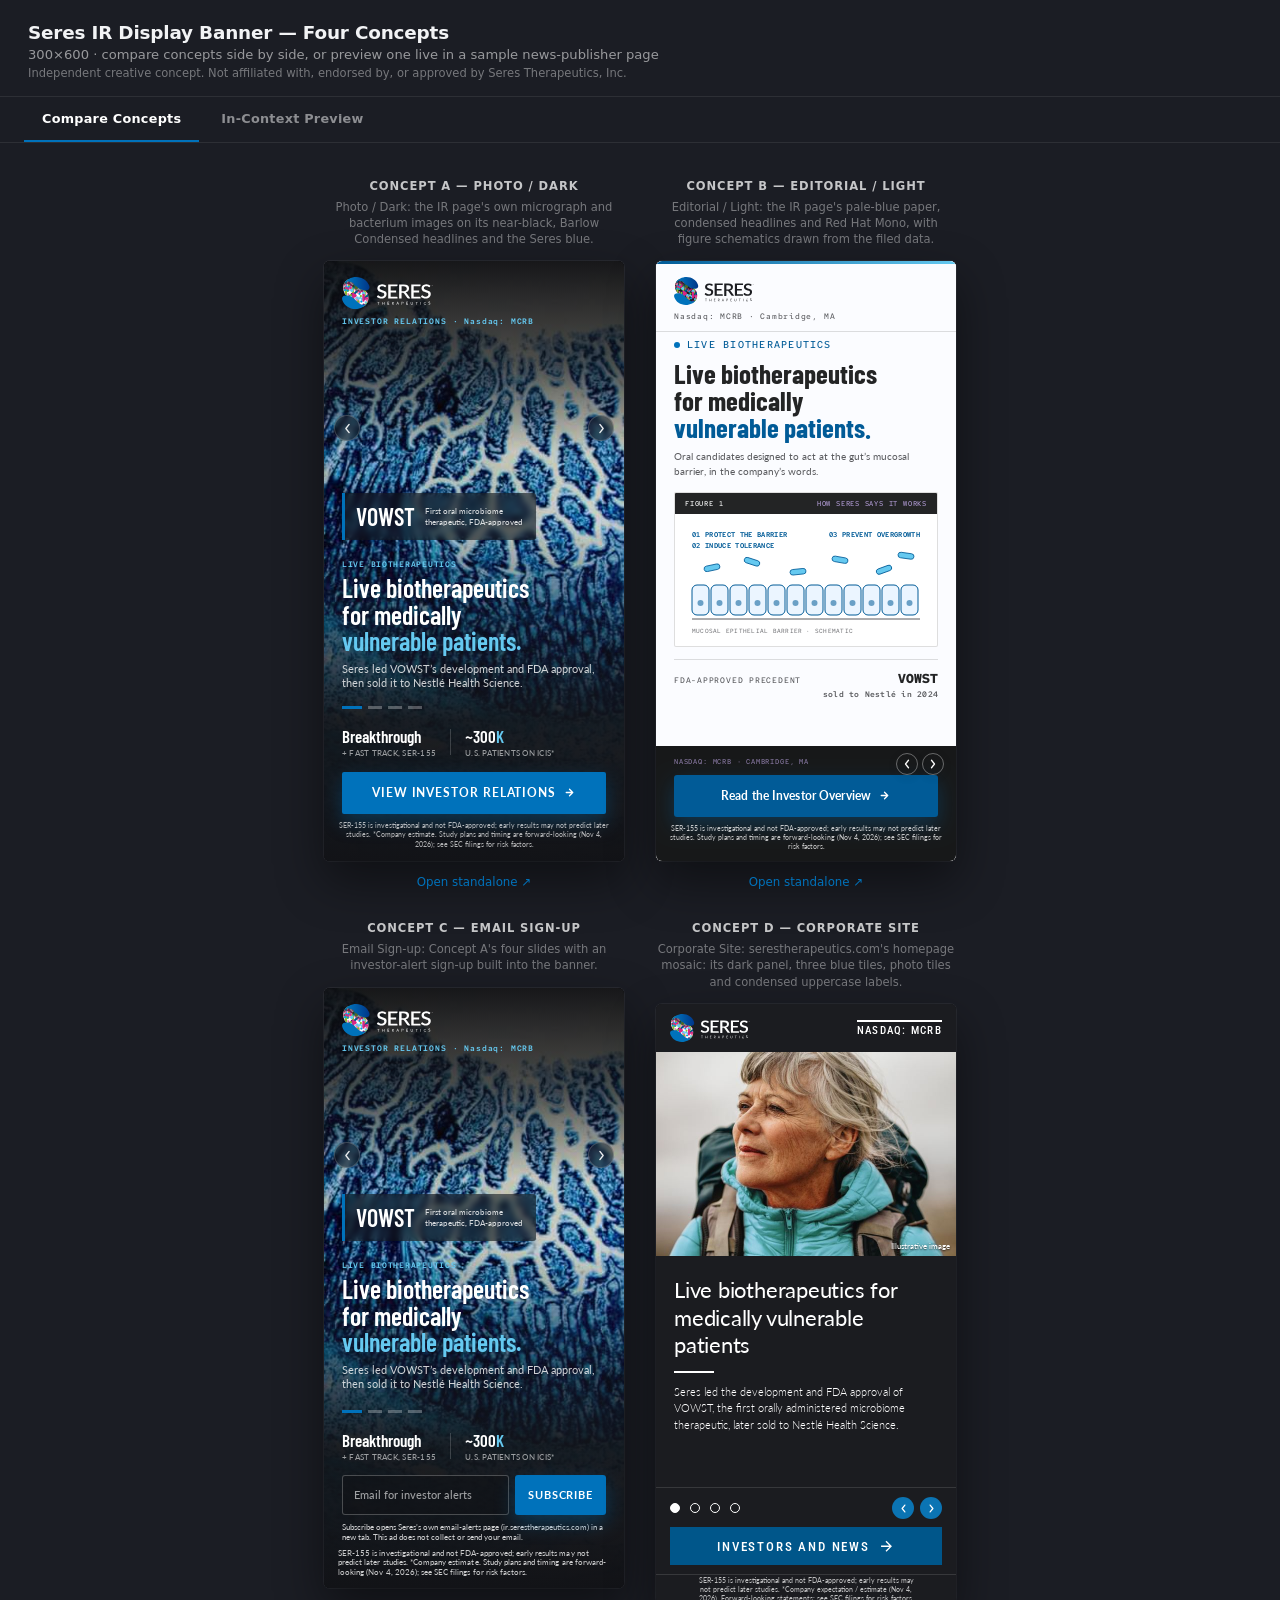
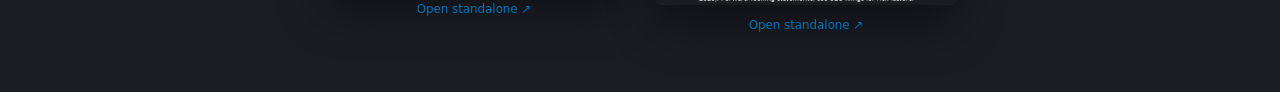
<file: index.html>
<!DOCTYPE html>
<html lang="en">
<head>
<meta name="robots" content="noindex,nofollow">
<meta charset="UTF-8">
<meta name="viewport" content="width=device-width,initial-scale=1">
<meta name="ir-banner-company" content="Seres Therapeutics, Inc.">
<link rel="icon" href="data:,">
<title>Seres IR Banner — Concept Comparison</title>
<style>
  :root { --ui-accent:#0072bb; }
  * { margin:0; padding:0; box-sizing:border-box; }
  html, body {
    height:100%;
    background:#1b1d24;
    font-family:-apple-system, BlinkMacSystemFont, 'Segoe UI', system-ui, sans-serif;
    color:#f2f3f5;
  }
  header {
    padding:22px 28px 16px;
    border-bottom:1px solid rgba(255,255,255,0.08);
  }
  header h1 { font-size:1.15rem; font-weight:700; letter-spacing:-0.01em; }
  header p { margin-top:4px; font-size:0.82rem; color:rgba(255,255,255,0.55); }
  header p.pitch-note { font-size:0.72rem; color:rgba(255,255,255,0.4); }

  /* ---- tabs ---- */
  .tabs {
    display:flex;
    gap:4px;
    padding:0 24px;
    border-bottom:1px solid rgba(255,255,255,0.08);
  }
  .tab-btn {
    background:none;
    border:0;
    font-family:inherit;
    color:rgba(255,255,255,0.5);
    font-size:0.8rem;
    font-weight:700;
    letter-spacing:0.02em;
    padding:14px 18px;
    cursor:pointer;
    border-bottom:2px solid transparent;
    transition:color 0.15s ease;
  }
  .tab-btn:hover { color:rgba(255,255,255,0.8); }
  .tab-btn.active { color:#fff; border-bottom-color:var(--ui-accent); }
  .tab-panel { display:none; }
  .tab-panel.active { display:block; }

  main {
    display:flex;
    flex-wrap:wrap;
    gap:32px;
    justify-content:center;
    padding:36px 24px 60px;
  }
  /* four 300px frames need about 1344px of width; below that, wrap 2 + 2 rather than 3 + 1 */
  @media (max-width:1343px) { main { max-width:700px; margin:0 auto; } }
  .col { display:flex; flex-direction:column; align-items:center; gap:14px; }
  .col h2 {
    font-size:0.72rem;
    font-weight:700;
    letter-spacing:0.08em;
    text-transform:uppercase;
    color:rgba(255,255,255,0.75);
  }
  .col .tag {
    max-width:300px;
    min-height:2.8em;
    font-size:0.72rem;
    line-height:1.4;
    text-align:center;
    color:rgba(255,255,255,0.4);
    margin-top:-8px;
  }
  .frame-wrap {
    width:300px;
    height:600px;
    border-radius:6px;
    overflow:hidden;
    box-shadow:0 20px 48px rgba(0,0,0,0.45), 0 0 0 1px rgba(255,255,255,0.06);
    background:#000;
  }
  iframe { width:300px; height:600px; border:0; display:block; }
  .col a {
    font-size:0.74rem;
    color:var(--ui-accent);
    text-decoration:none;
  }
  .col a:hover { text-decoration:underline; }

  /* ---- in-context preview panel ---- */
  .preview-intro {
    text-align:center;
    padding:28px 24px 0;
  }
  .preview-intro p {
    font-size:0.82rem;
    color:rgba(255,255,255,0.55);
    max-width:560px;
    margin:0 auto;
  }
  .concept-switch {
    display:flex;
    flex-wrap:wrap;
    gap:10px;
    justify-content:center;
    padding:18px 24px 0;
  }
  .concept-btn {
    background:rgba(255,255,255,0.06);
    border:1px solid rgba(255,255,255,0.14);
    color:rgba(255,255,255,0.65);
    font-family:inherit;
    font-size:0.76rem;
    font-weight:700;
    letter-spacing:0.02em;
    padding:9px 16px;
    border-radius:20px;
    cursor:pointer;
    transition:all 0.15s ease;
  }
  .concept-btn:hover { border-color:rgba(255,255,255,0.3); }
  .concept-btn.active { background:var(--ui-accent); border-color:var(--ui-accent); color:#0c1015; }

  .preview-wrap {
    max-width:1180px;
    margin:24px auto 12px;
    padding:0 24px;
  }
  .preview-frame-outer {
    border-radius:6px;
    overflow:hidden;
    box-shadow:0 20px 48px rgba(0,0,0,0.45), 0 0 0 1px rgba(255,255,255,0.06);
  }
  #preview-iframe {
    width:100%;
    height:950px;
    border:0;
    display:block;
    background:#fff;
  }
  .preview-footer {
    text-align:center;
    padding:14px 24px 60px;
  }
  .preview-footer a {
    font-size:0.74rem;
    color:var(--ui-accent);
    text-decoration:none;
  }
  .preview-footer a:hover { text-decoration:underline; }
</style>
</head>
<body>

<header>
  <h1>Seres IR Display Banner — Four Concepts</h1>
  <p>300×600 · compare concepts side by side, or preview one live in a sample news-publisher page</p>
  <p class="pitch-note">Independent creative concept. Not affiliated with, endorsed by, or approved by Seres Therapeutics, Inc.</p>
</header>

<div class="tabs">
  <button type="button" class="tab-btn active" data-tab="compare">Compare Concepts</button>
  <button type="button" class="tab-btn" data-tab="preview">In-Context Preview</button>
</div>

<section class="tab-panel active" id="tab-compare">
  <main>
    <div class="col">
      <h2>Concept A — Photo / Dark</h2>
      <span class="tag">Photo / Dark: the IR page&#x27;s own micrograph and bacterium images on its near-black, Barlow Condensed headlines and the Seres blue.</span>
      <div class="frame-wrap">
        <iframe src="concept-a-photo/index.html" title="Seres banner — photo concept"></iframe>
      </div>
      <a href="concept-a-photo/index.html" target="_blank" rel="noopener">Open standalone ↗</a>
    </div>

    <div class="col">
      <h2>Concept B — Editorial / Light</h2>
      <span class="tag">Editorial / Light: the IR page&#x27;s pale-blue paper, condensed headlines and Red Hat Mono, with figure schematics drawn from the filed data.</span>
      <div class="frame-wrap">
        <iframe src="concept-b-editorial/index.html" title="Seres banner — editorial concept"></iframe>
      </div>
      <a href="concept-b-editorial/index.html" target="_blank" rel="noopener">Open standalone ↗</a>
    </div>

    <div class="col">
      <h2>Concept C — Email Sign-up</h2>
      <span class="tag">Email Sign-up: Concept A&#x27;s four slides with an investor-alert sign-up built into the banner.</span>
      <div class="frame-wrap">
        <iframe src="concept-c-dashboard/index.html" title="Seres banner — email sign-up concept"></iframe>
      </div>
      <a href="concept-c-dashboard/index.html" target="_blank" rel="noopener">Open standalone ↗</a>
    </div>

    <div class="col">
      <h2>Concept D — Corporate Site</h2>
      <span class="tag">Corporate Site: serestherapeutics.com&#x27;s homepage mosaic: its dark panel, three blue tiles, photo tiles and condensed uppercase labels.</span>
      <div class="frame-wrap">
        <iframe src="concept-d-corporate/index.html" title="Seres banner — corporate-site concept"></iframe>
      </div>
      <a href="concept-d-corporate/index.html" target="_blank" rel="noopener">Open standalone ↗</a>
    </div>
  </main>
</section>

<section class="tab-panel" id="tab-preview">
  <div class="preview-intro">
    <p>A sample news-publisher article page with the banner dropped into the right-rail ad slot — the way it would actually sit alongside real editorial content. Switch concepts below.</p>
  </div>

  <div class="concept-switch">
    <button type="button" class="concept-btn active" data-concept="a">Concept A — Photo</button>
    <button type="button" class="concept-btn" data-concept="b">Concept B — Editorial</button>
    <button type="button" class="concept-btn" data-concept="c">Concept C — Email Sign-up</button>
    <button type="button" class="concept-btn" data-concept="d">Concept D — Corporate Site</button>
  </div>

  <div class="preview-wrap">
    <div class="preview-frame-outer">
      <iframe id="preview-iframe" src="context-preview/news.html?concept=a" title="Seres banner — in-context publisher preview"></iframe>
    </div>
  </div>

  <div class="preview-footer">
    <a id="preview-open-link" href="context-preview/news.html?concept=a" target="_blank" rel="noopener">Open standalone ↗</a>
  </div>
</section>

<script>
  document.querySelectorAll('.tab-btn').forEach(function (btn) {
    btn.addEventListener('click', function () {
      document.querySelectorAll('.tab-btn').forEach(function (b) { b.classList.remove('active') })
      document.querySelectorAll('.tab-panel').forEach(function (p) { p.classList.remove('active') })
      btn.classList.add('active')
      document.getElementById('tab-' + btn.dataset.tab).classList.add('active')
    })
  })

  document.querySelectorAll('.concept-btn').forEach(function (btn) {
    btn.addEventListener('click', function () {
      document.querySelectorAll('.concept-btn').forEach(function (b) { b.classList.remove('active') })
      btn.classList.add('active')
      var url = 'context-preview/news.html?concept=' + btn.dataset.concept
      document.getElementById('preview-iframe').src = url
      document.getElementById('preview-open-link').href = url
    })
  })
</script>

</body>
</html>
</file>
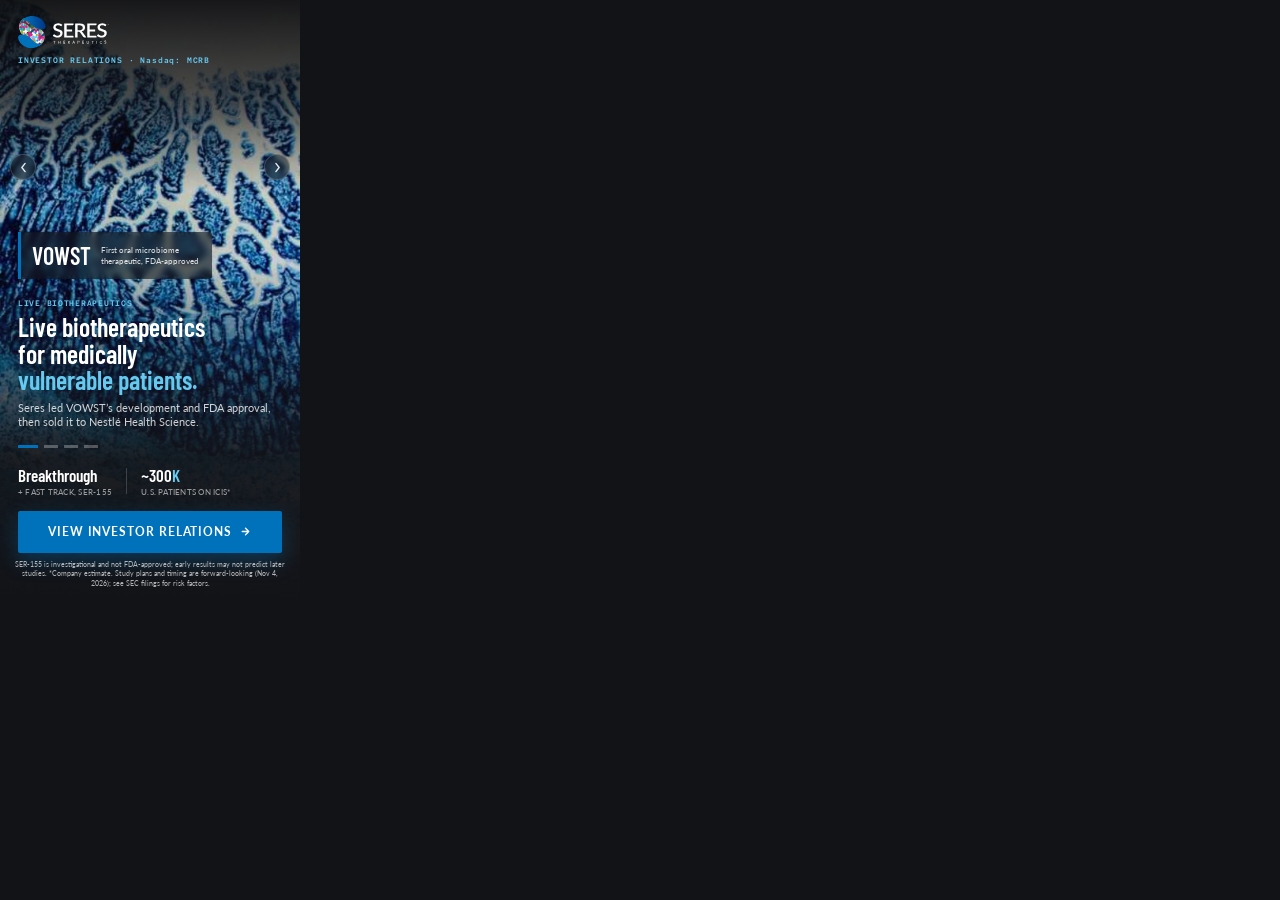
<file: concept-a-photo/index.html>
<!DOCTYPE html>
<html lang="en">
<head>
<meta name="robots" content="noindex,nofollow">
<meta charset="UTF-8">
<meta name="ad.size" content="width=300,height=600">
<meta http-equiv="X-UA-Compatible" content="IE=Edge">
<meta name="viewport" content="width=300,initial-scale=1">
<link rel="icon" href="data:,">
<title>Seres Therapeutics, Inc. — Investor Relations</title>
<link rel="preconnect" href="https://fonts.googleapis.com">
<link rel="preconnect" href="https://fonts.gstatic.com" crossorigin>
<link href="https://fonts.googleapis.com/css2?family=Barlow+Condensed:wght@500;600;700&family=Lato:wght@400;700&family=Red+Hat+Mono:wght@500;600&display=swap" rel="stylesheet">
<link rel="stylesheet" href="style.css">
</head>
<body>

<!--
  Seres Therapeutics, Inc. — IR display banner, 300x600 — Concept A: Photo / Dark.
  Promotes: https://seres-ir-concept.pages.dev/
  Full-bleed real photography per slide (Ken Burns zoom + scrims), a
  floating stat chip, persistent logo/ticker chrome, stat row + CTA +
  forward-looking-statements line. Concept C is generated from this file
  (scripts/build_concept_c.py), so re-run that after every edit here.
  Every slide's copy and stat must come from the live IR site.
-->

<div id="banner" aria-label="Seres Therapeutics, Inc. investor relations advertisement">

  <div id="slides">
    <!-- Slide 1 -->
    <section class="slide" data-index="0">
      <img class="slide-bg" src="assets/slide-1.jpg" alt="Stained tissue micrograph of the gut lining, from the company's website">
      <div class="slide-scrim-top"></div>
      <div class="slide-scrim-bottom"></div>
      <div class="slide-copy">
        <div class="mid-chip">
          <span class="chip-num">VOWST</span>
          <span class="chip-label">First oral microbiome<br>therapeutic, FDA-approved</span>
        </div>
        <div class="copy-bottom">
          <div class="kicker">Live biotherapeutics</div>
          <h1>Live biotherapeutics<br>for medically<br><em>vulnerable patients.</em></h1>
          <p>Seres led VOWST&rsquo;s development and FDA approval, then sold it to Nestl&eacute; Health Science.</p>
        </div>
      </div>
    </section>
    <!-- Slide 2 -->
    <section class="slide" data-index="1">
      <img class="slide-bg" src="assets/slide-2.jpg" alt="Rendered close-up of rod-shaped bacteria, from the company's website">
      <div class="slide-scrim-top"></div>
      <div class="slide-scrim-bottom"></div>
      <div class="slide-copy">
        <div class="mid-chip">
          <span class="chip-num">12 <em>of 15</em></span>
          <span class="chip-label">Immunosuppressive-free<br>response at Day 15</span>
        </div>
        <div class="copy-bottom">
          <div class="kicker">SER-155 &middot; irEC &middot; early data</div>
          <h1>Encouraging<br>early data in<br><em>irEC.</em></h1>
          <p>irEC: gut inflammation caused by cancer immunotherapy. Open-label study, 15 patients at MSK; small, uncontrolled.</p>
        </div>
      </div>
    </section>
    <!-- Slide 3 -->
    <section class="slide" data-index="2">
      <img class="slide-bg" src="assets/slide-3.jpg" alt="Stained tissue micrograph of the gut lining, from the company's website">
      <div class="slide-scrim-top"></div>
      <div class="slide-scrim-bottom"></div>
      <div class="slide-copy">
        <div class="mid-chip">
          <span class="chip-num">Q1 <em>2027</em></span>
          <span class="chip-label">Planned FDA submission<br>of study design</span>
        </div>
        <div class="copy-bottom">
          <div class="kicker">Next: prevention</div>
          <h1>Aiming to keep<br>cancer patients<br><em>on therapy.</em></h1>
          <p>A planned study of SER-155 to prevent irEC in people starting checkpoint-inhibitor therapy.</p>
        </div>
      </div>
    </section>
    <!-- Slide 4 -->
    <section class="slide" data-index="3">
      <img class="slide-bg" src="assets/slide-4.jpg" alt="Rendered close-up of rod-shaped bacteria, from the company's website">
      <div class="slide-scrim-top"></div>
      <div class="slide-scrim-bottom"></div>
      <div class="slide-copy">
        <div class="mid-chip">
          <span class="chip-num">77<em>%</em></span>
          <span class="chip-label">Relative risk reduction in<br>bloodstream infections</span>
        </div>
        <div class="copy-bottom">
          <div class="kicker">SER-155 &middot; stem cell transplant</div>
          <h1>Phase 1b data in<br><em>Nature Medicine.</em></h1>
          <p>Randomized cohort vs placebo, 10% vs 42.9% through day 100. Published Nov 3, 2026.</p>
        </div>
      </div>
    </section>
  </div>

  <!-- Persistent chrome — sits above the rotating slides -->
  <header id="top-bar" class="reveal" data-delay="0">
    <div id="logo"><img class="lockup" src="assets/logo-white.svg" alt="Seres Therapeutics" width="86" height="30"></div>
    <div id="eyebrow">INVESTOR&nbsp;RELATIONS&nbsp;·&nbsp;Nasdaq:&nbsp;MCRB</div>
  </header>

  <button type="button" class="nav-arrow" id="arrow-prev" aria-label="Previous slide">
    <svg viewBox="0 0 16 16"><path d="M10 3 6 8l4 5" stroke="currentColor" stroke-width="1.7" fill="none" stroke-linecap="round" stroke-linejoin="round"/></svg>
  </button>
  <button type="button" class="nav-arrow" id="arrow-next" aria-label="Next slide">
    <svg viewBox="0 0 16 16"><path d="M6 3l4 5-4 5" stroke="currentColor" stroke-width="1.7" fill="none" stroke-linecap="round" stroke-linejoin="round"/></svg>
  </button>

  <div id="bottom-fixed" class="reveal" data-delay="4">
    <div id="dots" role="tablist" aria-label="Slide selector">
      <button class="dot active" data-index="0" aria-label="Slide 1: Overview"></button>
      <button class="dot" data-index="1" aria-label="Slide 2: irEC data"></button>
      <button class="dot" data-index="2" aria-label="Slide 3: Prevention study"></button>
      <button class="dot" data-index="3" aria-label="Slide 4: Nature Medicine"></button>
    </div>

    <div id="stat-row">
      <div class="stat">
        <span class="stat-num">Breakthrough</span>
        <span class="stat-label">+ Fast Track, SER-155</span>
      </div>
      <div class="stat-div"></div>
      <div class="stat">
        <span class="stat-num">~300<em>K</em></span>
        <span class="stat-label">U.S. patients on ICIs*</span>
      </div>
    </div>

    <a href="#" id="cta">
      <span>View Investor Relations</span>
      <svg viewBox="0 0 16 16" id="cta-arrow" aria-hidden="true"><path d="M4 8h8M8 4l4 4-4 4" stroke="currentColor" stroke-width="1.6" fill="none" stroke-linecap="round" stroke-linejoin="round"/></svg>
    </a>
    <p id="disclosure">SER-155 is investigational and not FDA-approved; early results may not predict later studies. *Company estimate. Study plans and timing are forward-looking (Nov 4, 2026); see SEC filings for risk factors.</p>
  </div>

  <!-- Standard HTML5-ad click-tag plumbing -->
  <div id="click-tag-wrapper"></div>
</div>

<script src="script.js"></script>
</body>
</html>
</file>
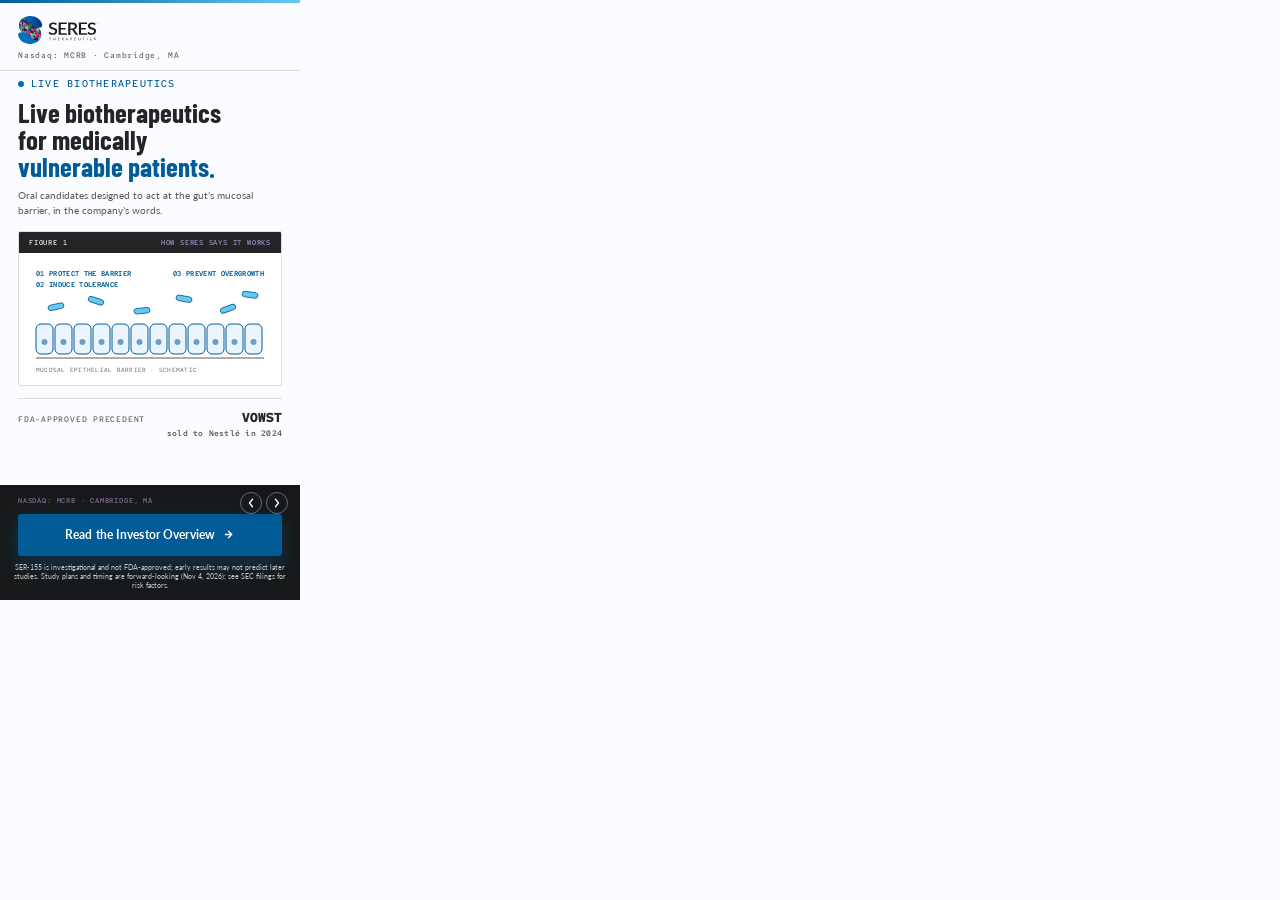
<file: concept-b-editorial/index.html>
<!DOCTYPE html>
<html lang="en">
<head>
<meta name="robots" content="noindex,nofollow">
<meta charset="UTF-8">
<meta name="ad.size" content="width=300,height=600">
<meta http-equiv="X-UA-Compatible" content="IE=Edge">
<meta name="viewport" content="width=300,initial-scale=1">
<link rel="icon" href="data:,">
<title>Seres Therapeutics, Inc. — Investor Overview</title>
<link rel="preconnect" href="https://fonts.googleapis.com">
<link rel="preconnect" href="https://fonts.gstatic.com" crossorigin>
<link href="https://fonts.googleapis.com/css2?family=Barlow+Condensed:wght@600;700&family=Lato:wght@400;700&family=Red+Hat+Mono:wght@400;500;600&display=swap" rel="stylesheet">
<link rel="stylesheet" href="style.css">
</head>
<body>

<!--
  Seres Therapeutics, Inc. — IR display banner, 300x600 — Concept B: Editorial / Light.
  Promotes: https://seres-ir-concept.pages.dev/
  Annual-report styling: serif headlines, mono figure captions, light
  paper body, one inline-SVG "Figure N" schematic per slide (same line
  weight/colour language across all four), dark closing CTA band.
-->

<div id="banner" aria-label="Seres Therapeutics, Inc. investor relations advertisement">

  <div id="top-rule"></div>

  <header id="top-bar" class="reveal" data-delay="0">
    <div id="logo"><img class="lockup" src="assets/logo-ink.svg" alt="Seres Therapeutics" width="80" height="28"></div>
    <div id="masthead">Nasdaq:&nbsp;MCRB&nbsp;·&nbsp;Cambridge,&nbsp;MA</div>
  </header>

  <div id="slides">
    <!-- Slide 1 -->
    <section class="slide" data-index="0">
      <div class="slide-copy">
        <p class="eyebrow">Live biotherapeutics</p>
        <h1>Live biotherapeutics<br>for medically<br><em>vulnerable patients.</em></h1>
        <p class="lead">Oral candidates designed to act at the gut&rsquo;s mucosal barrier, in the company&rsquo;s words.</p>
        <figure class="fig-card">
          <div class="fig-bar"><span>Figure 1</span><span>How Seres says it works</span></div>
          <div class="fig-body">
            <svg viewBox="0 0 240 118" class="fig-svg">
              <rect class="fig-rod" x="18" y="42" width="16" height="5.5" rx="2.75" transform="rotate(-12 26 44.75)"/><rect class="fig-rod" x="58" y="36" width="16" height="5.5" rx="2.75" transform="rotate(18 66 38.75)"/><rect class="fig-rod" x="104" y="46" width="16" height="5.5" rx="2.75" transform="rotate(-6 112 48.75)"/><rect class="fig-rod" x="146" y="34" width="16" height="5.5" rx="2.75" transform="rotate(10 154 36.75)"/><rect class="fig-rod" x="190" y="44" width="16" height="5.5" rx="2.75" transform="rotate(-20 198 46.75)"/><rect class="fig-rod" x="212" y="30" width="16" height="5.5" rx="2.75" transform="rotate(8 220 32.75)"/><rect class="fig-cell" x="6" y="62" width="17" height="30" rx="5"/><circle class="fig-nuc" cx="14.5" cy="80" r="3"/><rect class="fig-cell" x="25" y="62" width="17" height="30" rx="5"/><circle class="fig-nuc" cx="33.5" cy="80" r="3"/><rect class="fig-cell" x="44" y="62" width="17" height="30" rx="5"/><circle class="fig-nuc" cx="52.5" cy="80" r="3"/><rect class="fig-cell" x="63" y="62" width="17" height="30" rx="5"/><circle class="fig-nuc" cx="71.5" cy="80" r="3"/><rect class="fig-cell" x="82" y="62" width="17" height="30" rx="5"/><circle class="fig-nuc" cx="90.5" cy="80" r="3"/><rect class="fig-cell" x="101" y="62" width="17" height="30" rx="5"/><circle class="fig-nuc" cx="109.5" cy="80" r="3"/><rect class="fig-cell" x="120" y="62" width="17" height="30" rx="5"/><circle class="fig-nuc" cx="128.5" cy="80" r="3"/><rect class="fig-cell" x="139" y="62" width="17" height="30" rx="5"/><circle class="fig-nuc" cx="147.5" cy="80" r="3"/><rect class="fig-cell" x="158" y="62" width="17" height="30" rx="5"/><circle class="fig-nuc" cx="166.5" cy="80" r="3"/><rect class="fig-cell" x="177" y="62" width="17" height="30" rx="5"/><circle class="fig-nuc" cx="185.5" cy="80" r="3"/><rect class="fig-cell" x="196" y="62" width="17" height="30" rx="5"/><circle class="fig-nuc" cx="204.5" cy="80" r="3"/><rect class="fig-cell" x="215" y="62" width="17" height="30" rx="5"/><circle class="fig-nuc" cx="223.5" cy="80" r="3"/>
              <line class="fig-base" x1="6" y1="96" x2="234" y2="96"/>
              <text class="fig-tick strong" x="6" y="14">01 PROTECT THE BARRIER</text>
              <text class="fig-tick strong" x="6" y="25">02 INDUCE TOLERANCE</text>
              <text class="fig-tick strong" x="234" y="14" text-anchor="end">03 PREVENT OVERGROWTH</text>
              <text class="fig-note" x="6" y="110">MUCOSAL EPITHELIAL BARRIER &#183; SCHEMATIC</text>
            </svg>
          </div>
        </figure>
        <div class="kf">
          <dt>FDA-approved precedent</dt>
          <dd>VOWST <em>sold to Nestl&eacute; in 2024</em></dd>
        </div>
      </div>
    </section>
    <!-- Slide 2 -->
    <section class="slide" data-index="1">
      <div class="slide-copy">
        <p class="eyebrow">SER-155 &middot; irEC &middot; Jul 2026</p>
        <h1>Encouraging<br>early data<br><em>in irEC.</em></h1>
        <p class="lead">irEC is gut inflammation caused by cancer immunotherapy. Open-label, 15 patients at MSK; small and uncontrolled.</p>
        <figure class="fig-card">
          <div class="fig-bar"><span>Figure 2</span><span>Investigator-sponsored study</span></div>
          <div class="fig-body">
            <svg viewBox="0 0 240 118" class="fig-svg">
              <text class="fig-tick strong" x="8" y="14">IMMUNOSUPPRESSIVE-FREE RESPONSE</text><text class="fig-tick strong" x="232" y="14" text-anchor="end">12/15</text>
              <rect class="fig-pt" x="8.0" y="20" width="11" height="11" rx="2"/><rect class="fig-pt" x="23.2" y="20" width="11" height="11" rx="2"/><rect class="fig-pt" x="38.4" y="20" width="11" height="11" rx="2"/><rect class="fig-pt" x="53.6" y="20" width="11" height="11" rx="2"/><rect class="fig-pt" x="68.8" y="20" width="11" height="11" rx="2"/><rect class="fig-pt" x="84.0" y="20" width="11" height="11" rx="2"/><rect class="fig-pt" x="99.2" y="20" width="11" height="11" rx="2"/><rect class="fig-pt" x="114.4" y="20" width="11" height="11" rx="2"/><rect class="fig-pt" x="129.6" y="20" width="11" height="11" rx="2"/><rect class="fig-pt" x="144.8" y="20" width="11" height="11" rx="2"/><rect class="fig-pt" x="160.0" y="20" width="11" height="11" rx="2"/><rect class="fig-pt" x="175.2" y="20" width="11" height="11" rx="2"/><rect class="fig-pt0" x="190.4" y="20" width="11" height="11" rx="2"/><rect class="fig-pt0" x="205.6" y="20" width="11" height="11" rx="2"/><rect class="fig-pt0" x="220.8" y="20" width="11" height="11" rx="2"/>
              <text class="fig-tick" x="8" y="56">COMPLETE CLINICAL REMISSION</text><text class="fig-tick" x="232" y="56" text-anchor="end">5/15</text>
              <rect class="fig-pt" x="8.0" y="62" width="11" height="11" rx="2"/><rect class="fig-pt" x="23.2" y="62" width="11" height="11" rx="2"/><rect class="fig-pt" x="38.4" y="62" width="11" height="11" rx="2"/><rect class="fig-pt" x="53.6" y="62" width="11" height="11" rx="2"/><rect class="fig-pt" x="68.8" y="62" width="11" height="11" rx="2"/><rect class="fig-pt0" x="84.0" y="62" width="11" height="11" rx="2"/><rect class="fig-pt0" x="99.2" y="62" width="11" height="11" rx="2"/><rect class="fig-pt0" x="114.4" y="62" width="11" height="11" rx="2"/><rect class="fig-pt0" x="129.6" y="62" width="11" height="11" rx="2"/><rect class="fig-pt0" x="144.8" y="62" width="11" height="11" rx="2"/><rect class="fig-pt0" x="160.0" y="62" width="11" height="11" rx="2"/><rect class="fig-pt0" x="175.2" y="62" width="11" height="11" rx="2"/><rect class="fig-pt0" x="190.4" y="62" width="11" height="11" rx="2"/><rect class="fig-pt0" x="205.6" y="62" width="11" height="11" rx="2"/><rect class="fig-pt0" x="220.8" y="62" width="11" height="11" rx="2"/>
              <text class="fig-note" x="8" y="96">DAY 15 &#183; EACH MARK = ONE PARTICIPANT</text>
              <text class="fig-note" x="8" y="108">OPEN-LABEL, INVESTIGATOR-SPONSORED, NO CONTROL ARM</text>
            </svg>
          </div>
        </figure>
        <div class="kf">
          <dt>Safety, through Day 43</dt>
          <dd>No related SAEs <em>per the company</em></dd>
        </div>
      </div>
    </section>
    <!-- Slide 3 -->
    <section class="slide" data-index="2">
      <div class="slide-copy">
        <p class="eyebrow">Next: prevention</p>
        <h1>Aiming to keep<br>cancer patients<br><em>on therapy.</em></h1>
        <p class="lead">A planned SER-155 study to prevent irEC in people starting checkpoint-inhibitor therapy.</p>
        <figure class="fig-card">
          <div class="fig-bar"><span>Figure 3</span><span>Milestones</span></div>
          <div class="fig-body">
            <svg viewBox="0 0 240 118" class="fig-svg">
              <line class="fig-spine" x1="22" y1="58" x2="218" y2="58"/>
              <circle class="fig-ms" cx="22" cy="58" r="5"/>
              <circle class="fig-ms" cx="120" cy="58" r="5"/>
              <circle class="fig-ms next" cx="218" cy="58" r="7"/>
              <text class="fig-tick strong" x="14" y="34">JUL 2026</text><text class="fig-lbl" x="14" y="84">irEC top-line</text>
              <text class="fig-tick strong" x="120" y="34" text-anchor="middle">NOV 7, 2026</text><text class="fig-lbl" x="120" y="84" text-anchor="middle">SITC poster</text>
              <text class="fig-tick strong" x="226" y="34" text-anchor="end">Q1 2027*</text><text class="fig-lbl" x="226" y="84" text-anchor="end">Design to FDA</text>
              <text class="fig-note" x="226" y="110" text-anchor="end">*EXPECTED, PER THE COMPANY</text>
            </svg>
          </div>
        </figure>
        <div class="kf">
          <dt>U.S. patients on ICIs</dt>
          <dd>~300,000 <em>company estimate</em></dd>
        </div>
      </div>
    </section>
    <!-- Slide 4 -->
    <section class="slide" data-index="3">
      <div class="slide-copy">
        <p class="eyebrow">SER-155 &middot; stem cell transplant</p>
        <h1>Phase 1b data<br>published in<br><em>Nature Medicine.</em></h1>
        <p class="lead">Fewer bloodstream infections than placebo in the randomized cohort, published Nov 3, 2026.</p>
        <figure class="fig-card">
          <div class="fig-bar"><span>Figure 4</span><span>Infection rate by arm</span></div>
          <div class="fig-body">
            <svg viewBox="0 0 240 118" class="fig-svg">
              <text class="fig-tick" x="8" y="14">BLOODSTREAM INFECTIONS THROUGH DAY 100</text>
              <text class="fig-tick strong" x="8" y="38">SER-155</text>
              <rect class="fig-bar1" x="62" y="28" width="15.0" height="16" rx="1.5"/>
              <text class="fig-val" x="83.0" y="40">10%</text>
              <text class="fig-tick" x="8" y="68">PLACEBO</text>
              <rect class="fig-bar0" x="62" y="58" width="64.3" height="16" rx="1.5"/>
              <text class="fig-val dim" x="132.3" y="70">42.9%</text>
              <line class="fig-base" x1="62" y1="22" x2="62" y2="80"/>
              <text class="fig-note" x="8" y="98">PHASE 1B, COHORT 2: RANDOMIZED, DOUBLE-BLIND</text>
              <text class="fig-note" x="8" y="110">BARS TO SCALE &#183; 77% RELATIVE RISK REDUCTION</text>
            </svg>
          </div>
        </figure>
        <div class="kf">
          <dt>FDA designations</dt>
          <dd>Breakthrough + Fast Track</dd>
        </div>
      </div>
    </section>

  </div>

  <button type="button" class="nav-arrow" id="arrow-prev" aria-label="Previous slide">
    <svg viewBox="0 0 16 16"><path d="M10 3 6 8l4 5" stroke="currentColor" stroke-width="1.7" fill="none" stroke-linecap="round" stroke-linejoin="round"/></svg>
  </button>
  <button type="button" class="nav-arrow" id="arrow-next" aria-label="Next slide">
    <svg viewBox="0 0 16 16"><path d="M6 3l4 5-4 5" stroke="currentColor" stroke-width="1.7" fill="none" stroke-linecap="round" stroke-linejoin="round"/></svg>
  </button>

  <div id="dots" class="reveal" role="tablist" aria-label="Slide selector">
    <button class="dot active" data-index="0" aria-label="Slide 1: Overview"></button>
    <button class="dot" data-index="1" aria-label="Slide 2: irEC data"></button>
    <button class="dot" data-index="2" aria-label="Slide 3: Prevention study"></button>
    <button class="dot" data-index="3" aria-label="Slide 4: Nature Medicine"></button>
  </div>

  <div id="bottom-fixed" class="reveal" data-delay="1">
    <div id="bf-line">NASDAQ: MCRB &middot; CAMBRIDGE, MA</div>
    <a href="#" id="cta">
      <span>Read the Investor Overview</span>
      <svg viewBox="0 0 16 16" id="cta-arrow" aria-hidden="true"><path d="M4 8h8M8 4l4 4-4 4" stroke="currentColor" stroke-width="1.6" fill="none" stroke-linecap="round" stroke-linejoin="round"/></svg>
    </a>
    <div id="fls">SER-155 is investigational and not FDA-approved; early results may not predict later studies. Study plans and timing are forward-looking (Nov 4, 2026); see SEC filings for risk factors.</div>
  </div>

  <!-- Standard HTML5-ad click-tag plumbing -->
  <div id="click-tag-wrapper"></div>
</div>

<script src="script.js"></script>
</body>
</html>
</file>
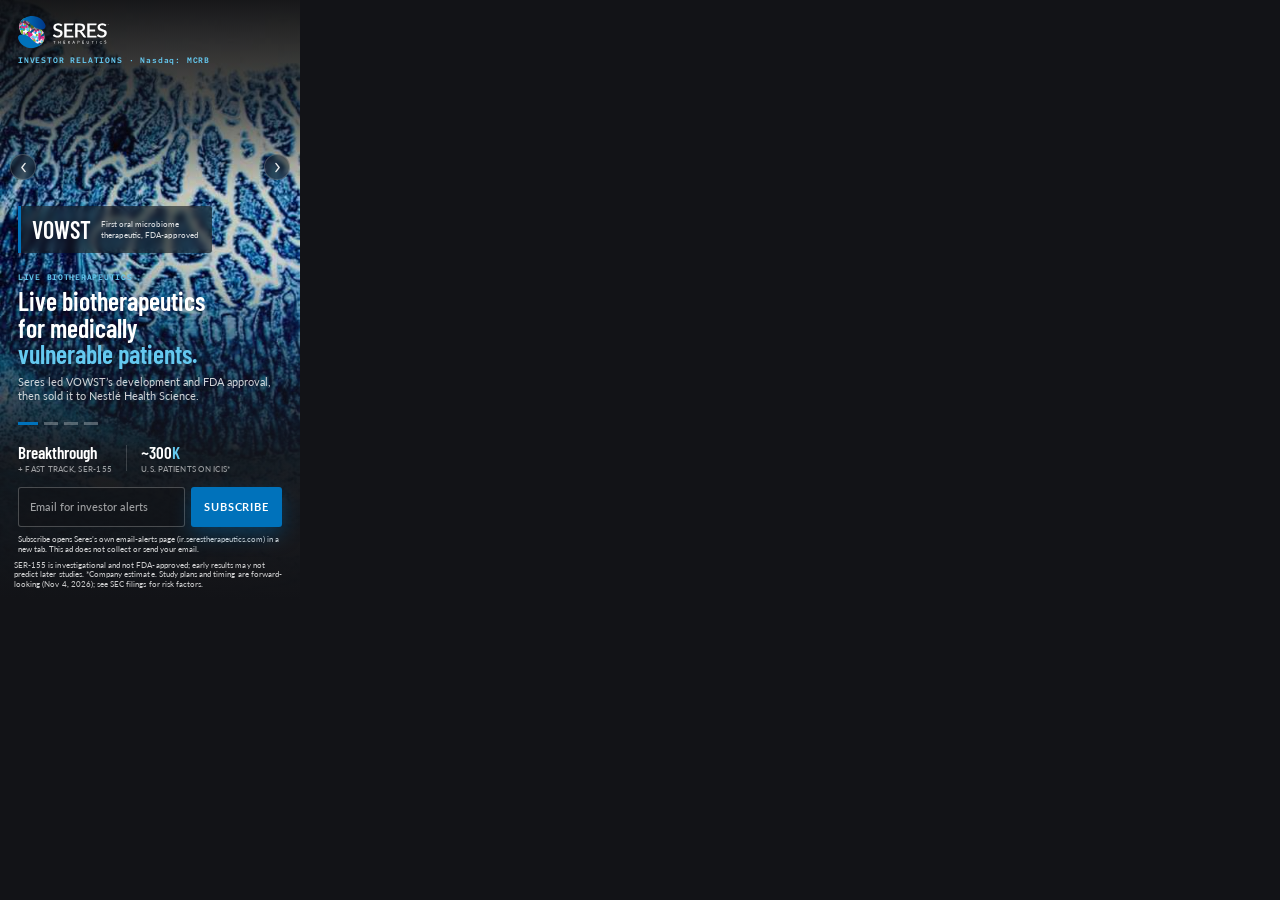
<file: concept-c-dashboard/index.html>
<!DOCTYPE html>
<html lang="en">
<head>
<meta name="robots" content="noindex,nofollow">
<meta charset="UTF-8">
<meta name="ad.size" content="width=300,height=600">
<meta http-equiv="X-UA-Compatible" content="IE=Edge">
<meta name="viewport" content="width=300,initial-scale=1">
<link rel="icon" href="data:,">
<title>Seres Therapeutics, Inc. — Investor Alerts</title>
<link rel="preconnect" href="https://fonts.googleapis.com">
<link rel="preconnect" href="https://fonts.gstatic.com" crossorigin>
<link href="https://fonts.googleapis.com/css2?family=Barlow+Condensed:wght@500;600;700&family=Lato:wght@400;700&family=Red+Hat+Mono:wght@500;600&display=swap" rel="stylesheet">
<link rel="stylesheet" href="style.css">
</head>
<body>
<!-- GENERATED by build_concept_c.py from ../concept-a-photo/ (a-fingerprint: 22f184e57fb6).
     Don't edit this file: edit Concept A and re-run the script. -->


<!--
  Seres Therapeutics, Inc. — IR display banner, 300x600 — Concept C (Concept A + email sign-up): Photo / Dark.
  Promotes: https://seres-ir-concept.pages.dev/
  Full-bleed real photography per slide (Ken Burns zoom + scrims), a
  floating stat chip, persistent logo/ticker chrome, stat row + CTA +
  forward-looking-statements line. Concept C is generated from this file
  (scripts/build_concept_c.py), so re-run that after every edit here.
  Every slide's copy and stat must come from the live IR site.
-->

<div id="banner" aria-label="Seres Therapeutics, Inc. investor relations advertisement with investor email alerts sign-up">

  <div id="slides">
    <!-- Slide 1 -->
    <section class="slide" data-index="0">
      <img class="slide-bg" src="assets/slide-1.jpg" alt="Stained tissue micrograph of the gut lining, from the company's website">
      <div class="slide-scrim-top"></div>
      <div class="slide-scrim-bottom"></div>
      <div class="slide-copy">
        <div class="mid-chip">
          <span class="chip-num">VOWST</span>
          <span class="chip-label">First oral microbiome<br>therapeutic, FDA-approved</span>
        </div>
        <div class="copy-bottom">
          <div class="kicker">Live biotherapeutics</div>
          <h1>Live biotherapeutics<br>for medically<br><em>vulnerable patients.</em></h1>
          <p>Seres led VOWST&rsquo;s development and FDA approval, then sold it to Nestl&eacute; Health Science.</p>
        </div>
      </div>
    </section>
    <!-- Slide 2 -->
    <section class="slide" data-index="1">
      <img class="slide-bg" src="assets/slide-2.jpg" alt="Rendered close-up of rod-shaped bacteria, from the company's website">
      <div class="slide-scrim-top"></div>
      <div class="slide-scrim-bottom"></div>
      <div class="slide-copy">
        <div class="mid-chip">
          <span class="chip-num">12 <em>of 15</em></span>
          <span class="chip-label">Immunosuppressive-free<br>response at Day 15</span>
        </div>
        <div class="copy-bottom">
          <div class="kicker">SER-155 &middot; irEC &middot; early data</div>
          <h1>Encouraging<br>early data in<br><em>irEC.</em></h1>
          <p>irEC: gut inflammation caused by cancer immunotherapy. Open-label study, 15 patients at MSK; small, uncontrolled.</p>
        </div>
      </div>
    </section>
    <!-- Slide 3 -->
    <section class="slide" data-index="2">
      <img class="slide-bg" src="assets/slide-3.jpg" alt="Stained tissue micrograph of the gut lining, from the company's website">
      <div class="slide-scrim-top"></div>
      <div class="slide-scrim-bottom"></div>
      <div class="slide-copy">
        <div class="mid-chip">
          <span class="chip-num">Q1 <em>2027</em></span>
          <span class="chip-label">Planned FDA submission<br>of study design</span>
        </div>
        <div class="copy-bottom">
          <div class="kicker">Next: prevention</div>
          <h1>Aiming to keep<br>cancer patients<br><em>on therapy.</em></h1>
          <p>A planned study of SER-155 to prevent irEC in people starting checkpoint-inhibitor therapy.</p>
        </div>
      </div>
    </section>
    <!-- Slide 4 -->
    <section class="slide" data-index="3">
      <img class="slide-bg" src="assets/slide-4.jpg" alt="Rendered close-up of rod-shaped bacteria, from the company's website">
      <div class="slide-scrim-top"></div>
      <div class="slide-scrim-bottom"></div>
      <div class="slide-copy">
        <div class="mid-chip">
          <span class="chip-num">77<em>%</em></span>
          <span class="chip-label">Relative risk reduction in<br>bloodstream infections</span>
        </div>
        <div class="copy-bottom">
          <div class="kicker">SER-155 &middot; stem cell transplant</div>
          <h1>Phase 1b data in<br><em>Nature Medicine.</em></h1>
          <p>Randomized cohort vs placebo, 10% vs 42.9% through day 100. Published Nov 3, 2026.</p>
        </div>
      </div>
    </section>
  </div>

  <!-- Persistent chrome — sits above the rotating slides -->
  <header id="top-bar" class="reveal" data-delay="0">
    <div id="logo"><img class="lockup" src="assets/logo-white.svg" alt="Seres Therapeutics" width="86" height="30"></div>
    <div id="eyebrow">INVESTOR&nbsp;RELATIONS&nbsp;·&nbsp;Nasdaq:&nbsp;MCRB</div>
  </header>

  <button type="button" class="nav-arrow" id="arrow-prev" aria-label="Previous slide">
    <svg viewBox="0 0 16 16"><path d="M10 3 6 8l4 5" stroke="currentColor" stroke-width="1.7" fill="none" stroke-linecap="round" stroke-linejoin="round"/></svg>
  </button>
  <button type="button" class="nav-arrow" id="arrow-next" aria-label="Next slide">
    <svg viewBox="0 0 16 16"><path d="M6 3l4 5-4 5" stroke="currentColor" stroke-width="1.7" fill="none" stroke-linecap="round" stroke-linejoin="round"/></svg>
  </button>

  <div id="bottom-fixed" class="reveal" data-delay="4">
    <div id="dots" role="tablist" aria-label="Slide selector">
      <button class="dot active" data-index="0" aria-label="Slide 1: Overview"></button>
      <button class="dot" data-index="1" aria-label="Slide 2: irEC data"></button>
      <button class="dot" data-index="2" aria-label="Slide 3: Prevention study"></button>
      <button class="dot" data-index="3" aria-label="Slide 4: Nature Medicine"></button>
    </div>

    <div id="stat-row">
      <div class="stat">
        <span class="stat-num">Breakthrough</span>
        <span class="stat-label">+ Fast Track, SER-155</span>
      </div>
      <div class="stat-div"></div>
      <div class="stat">
        <span class="stat-num">~300<em>K</em></span>
        <span class="stat-label">U.S. patients on ICIs*</span>
      </div>
    </div>

    <!-- In-banner mailing-list sign-up, in the slot A uses for its CTA.
         Submits to SIGNUP_ENDPOINT in script.js; the error message swaps
         in for the consent line and the success state swaps in over the
         input row, so nothing shifts. -->
    <form id="signup" novalidate>
      <label class="sr-only" for="signup-email">Email address for Seres investor alerts</label>
      <div id="signup-row">
        <input type="email" id="signup-email" name="email" placeholder="Email for investor alerts" autocomplete="email" inputmode="email" spellcheck="false" required>
        <button type="submit" id="signup-btn">Subscribe</button>
        <div id="signup-done" aria-hidden="true">
          <svg viewBox="0 0 16 16" aria-hidden="true"><path d="M5 11 11 5M6.2 5H11v4.8" stroke="currentColor" stroke-width="1.8" fill="none" stroke-linecap="round" stroke-linejoin="round"/></svg>
          <span id="signup-done-text">Opened in a new tab: enter your email there.</span>
        </div>
      </div>
      <p id="signup-consent">Subscribe opens Seres&rsquo;s own email-alerts page (ir.serestherapeutics.com) in a new tab. This ad does not collect or send your email.</p>
      <p id="signup-msg" role="status" aria-live="polite"></p>
      <p id="fls-line">SER-155 is investigational and not FDA-approved; early results may not predict later studies. *Company estimate. Study plans and timing are forward-looking (Nov 4, 2026); see SEC filings for risk factors.</p>
    </form>
  </div>

  <!-- Standard HTML5-ad click-tag plumbing -->
  <div id="click-tag-wrapper"></div>
</div>

<script src="script.js"></script>
</body>
</html>
</file>
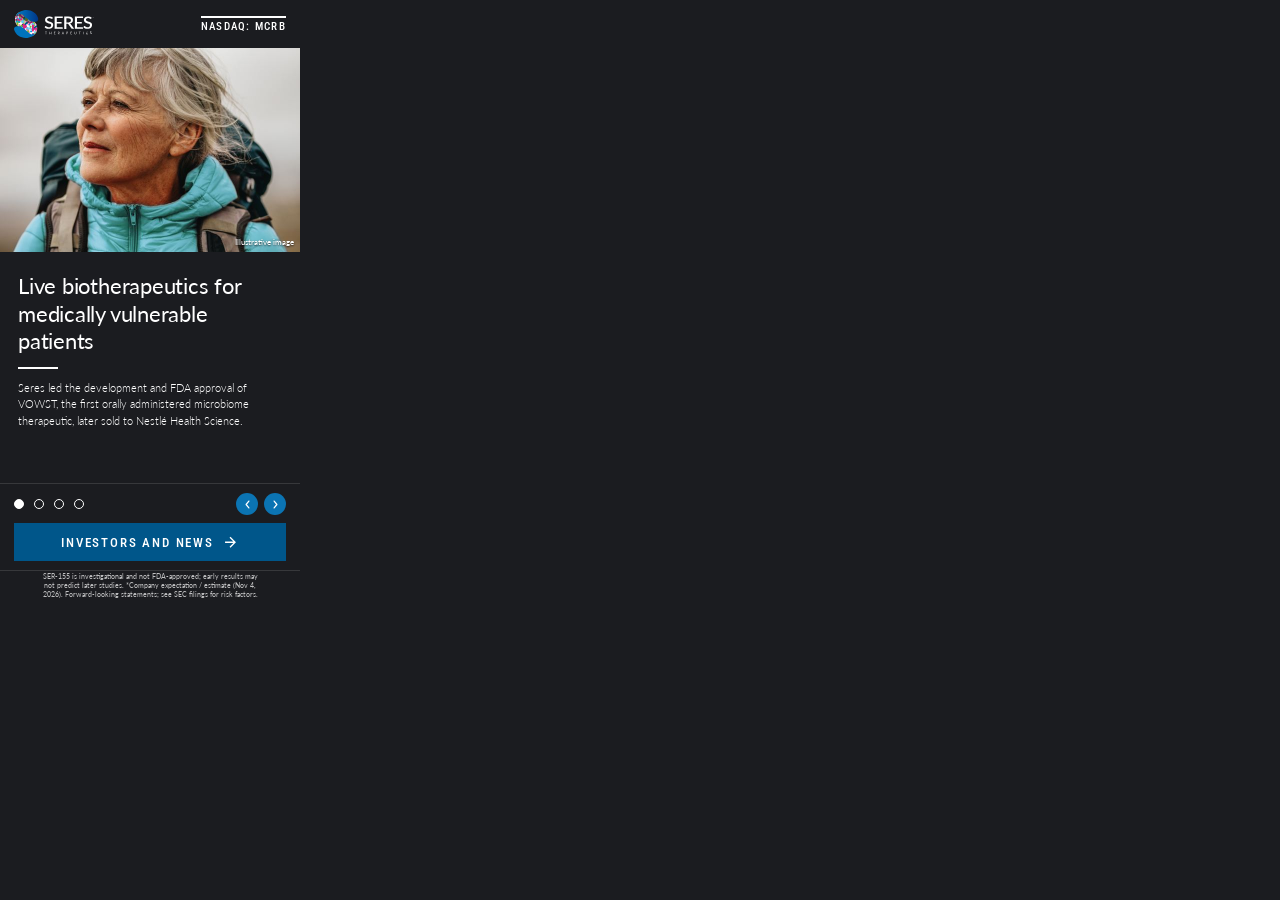
<file: concept-d-corporate/index.html>
<!DOCTYPE html>
<html lang="en">
<head>
<meta name="robots" content="noindex,nofollow">
<meta charset="UTF-8">
<meta name="ad.size" content="width=300,height=600">
<meta http-equiv="X-UA-Compatible" content="IE=Edge">
<meta name="viewport" content="width=300,initial-scale=1">
<link rel="icon" href="data:,">
<title>Seres Therapeutics, Inc. — Investor Relations</title>
<link rel="preconnect" href="https://fonts.googleapis.com">
<link rel="preconnect" href="https://fonts.gstatic.com" crossorigin>
<link href="https://fonts.googleapis.com/css2?family=Lato:wght@300;400;700&amp;family=Roboto+Condensed:wght@500;600&amp;display=swap" rel="stylesheet">
<link rel="stylesheet" href="style.css">
</head>
<body>

<!--
  Seres Therapeutics, Inc. — IR display banner, 300x600 — Concept D: Corporate site / brand-native.
  Promotes: https://seres-ir-concept.pages.dev/
  Styled from the company's own CORPORATE website (https://www.serestherapeutics.com/), not the IR
  landing page that Concepts A-C are built from: its dark header + white logo
  lockup, heading/body fonts, palette, accent underline bars, button style
  and footer strip. "Homepage in miniature": each slide is one module of the
  corporate homepage, alternating photo and light grounds. Seres build: four arrangements of the homepage tile mosaic (photo, sky / mid / deep blue and dark panel tiles).
  Module classes (m-hero / m-stats / m-split / m-band) and the shared parts
  (d-stat, d-list, d-arrows) live in style.css; every colour is a :root token
  filled from brand.json "corp". Re-module a slide if the site has no such
  module. Photos are the site's own photography, cropped into assets/;
  assets/logo.svg is the site's own logo file. Every claim comes from the
  project fact sheet (.tmp/facts.md).
-->

<div id="banner" aria-label="Seres Therapeutics, Inc. investor relations advertisement">

  <div id="slides">

    <!-- Slide 1: Overview -->
    <section class="slide" data-index="0">
      <!-- Module: homepage mosaic: the "About Us" photo tile over the dark intro panel ("Realizing the possibilities
           within" + rule + mission copy). Facts: facts.md matrix 1 (Q3 release About: VOWST). -->
      <div class="tile photo" style="left:0;top:0;width:300px;height:204px">
        <img class="d-photo" src="assets/slide-1.jpg" alt="Illustrative image from the company's website: a woman outdoors in a teal jacket">
        <span class="t-cap">Illustrative image</span>
      </div>
      <div class="tile dark panel" style="left:0;top:208px;width:300px;height:234px">
        <h2>Live biotherapeutics for medically vulnerable patients</h2>
        <div class="t-rule"></div>
        <p>Seres led the development and FDA approval of VOWST, the first orally administered microbiome therapeutic, later sold to Nestl&eacute; Health Science.</p>
      </div>
    </section>

    <!-- Slide 2: irEC data -->
    <section class="slide" data-index="1">
      <!-- Module: homepage mosaic: the "Our Programs" photo tile above a mid-blue and a deep-blue tile, dark panel
           below. Facts: Q3 release (Nov 4, 2026): IST 12/15, 5/15, safety; Jul 2026 top-line. -->
      <div class="tile photo" style="left:0;top:0;width:300px;height:168px">
        <img class="d-photo" src="assets/slide-2.jpg" alt="Image from the company's website: capsules in a blue-lit laboratory drum">
        <span class="t-label">SER-155 &middot; irEC</span>
      </div>
      <div class="tile mid" style="left:0;top:172px;width:148px;height:142px">
        <p class="t-value">12<span class="t-of">/15</span></p>
        <p class="t-small">Immunosuppressive-free response at Day&nbsp;15</p>
      </div>
      <div class="tile deep" style="left:152px;top:172px;width:148px;height:142px">
        <p class="t-value">5<span class="t-of">/15</span></p>
        <p class="t-small">Complete clinical remission at Day&nbsp;15</p>
      </div>
      <div class="tile dark panel" style="left:0;top:318px;width:300px;height:124px">
        <h3>Encouraging early data</h3>
        <p>In gut inflammation caused by cancer immunotherapy (irEC). Open-label, investigator-sponsored study of 15 patients at MSK (Jul 2026); small and uncontrolled. No related serious adverse events.</p>
      </div>
    </section>

    <!-- Slide 3: Prevention study -->
    <section class="slide" data-index="2">
      <!-- Module: homepage mosaic: the sky "Inside Seres" tile, a photo tile (the Our Platform page's microbiome
           render) and two blue tiles. Facts: Q3 release (Nov 4, 2026): prevention study, Q1 2027, ~300,000. -->
      <div class="tile sky" style="left:0;top:0;width:300px;height:134px">
        <span class="t-label">Next: prevention</span>
        <h2>Aiming to keep cancer patients on therapy</h2>
      </div>
      <div class="tile photo" style="left:0;top:138px;width:300px;height:158px">
        <img class="d-photo" src="assets/slide-3.jpg" alt="Image from the company's website: a rendered gut lining with microbes">
      </div>
      <div class="tile deep" style="left:0;top:300px;width:148px;height:142px">
        <p class="t-value sm">Q1 2027</p>
        <p class="t-small">Planned FDA submission of the study design*</p>
      </div>
      <div class="tile mid" style="left:152px;top:300px;width:148px;height:142px">
        <p class="t-value sm">~300K</p>
        <p class="t-small">U.S. patients on checkpoint inhibitors*</p>
      </div>
    </section>

    <!-- Slide 4: Nature Medicine -->
    <section class="slide" data-index="3">
      <!-- Module: homepage mosaic: a tall photo tile (the "Inside Seres" banner photo) beside a sky and a deep
           tile, dark panel below. Facts: Nature Medicine release (Nov 3, 2026): 77%, 10% vs 42.9%, BTD + Fast Track. -->
      <div class="tile photo" style="left:0;top:0;width:148px;height:238px">
        <img class="d-photo" src="assets/slide-4.jpg" alt="Illustrative image from the company's website: a scientist examining a sample tube">
        <span class="t-cap">Illustrative image</span>
      </div>
      <div class="tile sky" style="left:152px;top:0;width:148px;height:117px">
        <p class="t-value">77%</p>
        <p class="t-small">Relative risk reduction in bloodstream infections vs placebo</p>
      </div>
      <div class="tile deep" style="left:152px;top:121px;width:148px;height:117px">
        <p class="t-value xs">Breakthrough + Fast Track</p>
        <p class="t-small">FDA designations, SER-155 in stem cell transplant</p>
      </div>
      <div class="tile dark panel" style="left:0;top:242px;width:300px;height:200px">
        <h2>Phase 1b data in <span class="nw">Nature Medicine</span></h2>
        <div class="t-rule"></div>
        <p>Randomized, placebo-controlled cohort: bloodstream infections in 10% vs 42.9% of patients through day 100. Published Nov 3, 2026.</p>
      </div>
    </section>

  </div>

  <!-- Persistent chrome — the corporate site's header, never rotates -->
  <header id="top-bar" class="reveal" data-delay="0">
    <img id="logo" src="assets/logo.svg" alt="Seres Therapeutics, Inc." width="80" height="28">
    <span id="ticker">Nasdaq:&nbsp;MCRB</span>
  </header>

  <!-- Slider controls: round navy buttons, like the homepage slider's pause control -->
  <button type="button" class="nav-arrow" id="arrow-prev" aria-label="Previous slide">
    <svg viewBox="0 0 16 16" aria-hidden="true"><path d="M10 3 6 8l4 5" stroke="currentColor" stroke-width="1.8" fill="none" stroke-linecap="round" stroke-linejoin="round"/></svg>
  </button>
  <button type="button" class="nav-arrow" id="arrow-next" aria-label="Next slide">
    <svg viewBox="0 0 16 16" aria-hidden="true"><path d="M6 3l4 5-4 5" stroke="currentColor" stroke-width="1.8" fill="none" stroke-linecap="round" stroke-linejoin="round"/></svg>
  </button>

  <div id="bottom-fixed" class="reveal" data-delay="4">
    <div id="dots" role="tablist" aria-label="Slide selector">
      <button class="dot active" data-index="0" aria-label="Slide 1: Overview"></button>
      <button class="dot" data-index="1" aria-label="Slide 2: irEC data"></button>
      <button class="dot" data-index="2" aria-label="Slide 3: Prevention study"></button>
      <button class="dot" data-index="3" aria-label="Slide 4: Nature Medicine"></button>
    </div>

    <!-- The site has no buttons: the CTA is its "Investors and News" tile, a deep-blue block with the condensed tracked label -->
    <a href="#" id="cta">
      <span>Investors and News</span>
      <svg id="cta-arrow" viewBox="0 0 24 25" aria-hidden="true"><path d="M12 4.18066L10.585 5.59566L16.17 11.1807H4V13.1807H16.17L10.585 18.7657L12 20.1807L20 12.1807L12 4.18066Z"/></svg>
    </a>

    <!-- The corporate site's footer strip, carrying the required forward-looking-statements line -->
    <p id="fls"><span>SER-155 is investigational and not FDA-approved; early results may not predict later studies. *Company expectation / estimate (Nov 4, 2026). Forward-looking statements; see SEC filings for risk factors.</span></p>
  </div>

  <!-- Standard HTML5-ad click-tag plumbing -->
  <div id="click-tag-wrapper"></div>
</div>

<script src="script.js"></script>
</body>
</html>
</file>
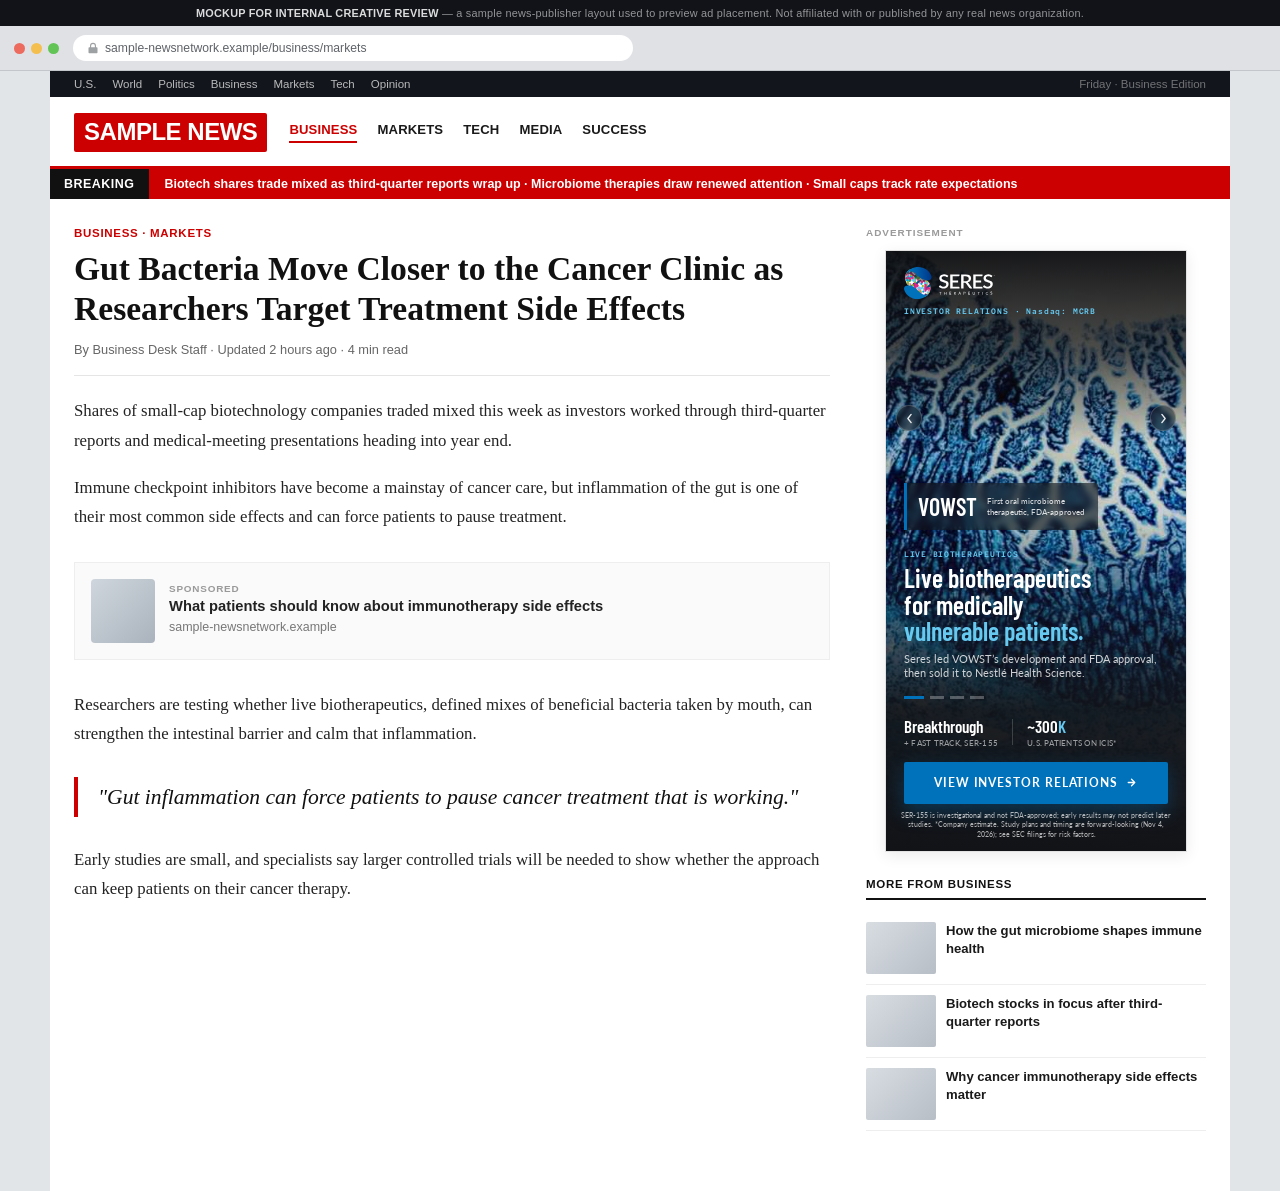
<file: context-preview/news.html>
<!DOCTYPE html>
<html lang="en">
<head>
<meta name="robots" content="noindex,nofollow">
<meta charset="UTF-8">
<meta name="viewport" content="width=device-width,initial-scale=1">
<title>In-Context Preview — Sample News Publisher Page</title>
<link rel="icon" href="data:,">
<style>
  * { margin:0; padding:0; box-sizing:border-box; }
  html, body { background:#e2e5e8; font-family:Helvetica, Arial, sans-serif; }

  /* ---- disclaimer strip ---- */
  #disclaimer {
    background:#111318;
    color:rgba(255,255,255,0.55);
    font-size:0.68rem;
    letter-spacing:0.02em;
    text-align:center;
    padding:7px 12px;
  }
  #disclaimer strong { color:rgba(255,255,255,0.85); }

  /* ---- fake browser chrome ---- */
  #browser-chrome {
    background:#dfe1e5;
    border-bottom:1px solid #c3c6cb;
    padding:9px 14px;
    display:flex;
    align-items:center;
    gap:14px;
  }
  #traffic-lights { display:flex; gap:6px; flex:0 0 auto; }
  #traffic-lights span { width:11px; height:11px; border-radius:50%; display:inline-block; }
  #traffic-lights span:nth-child(1){ background:#ed6a5e; }
  #traffic-lights span:nth-child(2){ background:#f4bf4f; }
  #traffic-lights span:nth-child(3){ background:#61c454; }
  #url-bar {
    flex:1 1 auto;
    background:#fff;
    border-radius:14px;
    padding:6px 14px;
    font-size:0.76rem;
    color:#5f6368;
    display:flex;
    align-items:center;
    gap:6px;
    max-width:560px;
  }
  #url-bar svg { flex:0 0 auto; opacity:0.6; }

  /* ---- site wrapper ---- */
  #site { background:#fff; max-width:1180px; margin:0 auto; }

  /* utility nav */
  #utility-nav {
    background:#12151b;
    color:rgba(255,255,255,0.7);
    font-size:0.72rem;
    display:flex;
    align-items:center;
    justify-content:space-between;
    padding:7px 24px;
  }
  #utility-nav .links { display:flex; gap:16px; }
  #utility-nav .links span:hover { color:#fff; }
  #utility-nav .meta { color:rgba(255,255,255,0.4); }

  /* masthead */
  #masthead {
    display:flex;
    align-items:center;
    gap:22px;
    padding:16px 24px 14px;
    border-bottom:3px solid #cc0000;
  }
  #logo {
    background:#cc0000;
    color:#fff;
    font-weight:900;
    font-size:1.5rem;
    letter-spacing:-0.02em;
    padding:5px 10px 6px;
    border-radius:2px;
    font-family:Arial, Helvetica, sans-serif;
  }
  #masthead nav { display:flex; gap:20px; flex:1; }
  #masthead nav span {
    font-size:0.82rem;
    font-weight:700;
    color:#1a1a1a;
    text-transform:uppercase;
    letter-spacing:0.01em;
    cursor:default;
  }
  #masthead nav span.active { color:#cc0000; border-bottom:2px solid #cc0000; padding-bottom:4px; }

  /* breaking ticker */
  #ticker {
    background:#cc0000;
    color:#fff;
    display:flex;
    align-items:center;
    font-size:0.78rem;
    font-weight:600;
    overflow:hidden;
    white-space:nowrap;
  }
  #ticker .badge {
    background:#111;
    padding:8px 14px;
    font-weight:900;
    letter-spacing:0.04em;
    flex:0 0 auto;
  }
  #ticker .feed { padding:8px 16px; }

  /* content grid */
  #content {
    display:grid;
    grid-template-columns:1fr 340px;
    gap:36px;
    padding:28px 24px 60px;
  }

  article .eyebrow {
    color:#cc0000;
    font-size:0.72rem;
    font-weight:800;
    letter-spacing:0.06em;
    text-transform:uppercase;
    margin-bottom:10px;
  }
  article h1 {
    font-family:Georgia, 'Times New Roman', serif;
    font-size:2.1rem;
    line-height:1.18;
    color:#111;
    margin-bottom:14px;
  }
  article .byline {
    font-size:0.8rem;
    color:#666;
    margin-bottom:20px;
    padding-bottom:18px;
    border-bottom:1px solid #e5e5e5;
  }
  article p {
    font-family:Georgia, 'Times New Roman', serif;
    font-size:1.05rem;
    line-height:1.75;
    color:#232323;
    margin-bottom:18px;
  }
  article .pull-quote {
    font-family:Georgia, 'Times New Roman', serif;
    font-style:italic;
    font-size:1.35rem;
    line-height:1.5;
    color:#111;
    border-left:4px solid #cc0000;
    padding:4px 0 4px 20px;
    margin:28px 0;
  }
  .native-slot {
    margin:30px 0;
    border:1px solid #eee;
    background:#fafafa;
    padding:16px;
    display:flex;
    gap:14px;
    align-items:center;
  }
  .native-slot .swatch { width:64px; height:64px; border-radius:4px; background:linear-gradient(135deg,#cfd6dd,#aab3bd); flex:0 0 auto; }
  .native-slot .txt .tag { font-size:0.62rem; font-weight:800; letter-spacing:0.08em; color:#999; text-transform:uppercase; margin-bottom:4px; }
  .native-slot .txt h4 { font-size:0.92rem; color:#222; margin-bottom:3px; }
  .native-slot .txt p { font-size:0.78rem; color:#777; margin:0; font-family:Helvetica, Arial, sans-serif; }

  /* right rail */
  aside { display:flex; flex-direction:column; align-items:center; gap:10px; }
  aside .sponsor-label {
    align-self:flex-start;
    font-size:0.62rem;
    font-weight:800;
    letter-spacing:0.1em;
    text-transform:uppercase;
    color:#9a9a9a;
    margin-bottom:2px;
  }
  #ad-slot {
    width:302px;    /* 300 + the 1px border each side (border-box), so the 300x600 banner isn't clipped */
    height:602px;
    border:1px solid #e2e2e2;
    box-shadow:0 4px 14px rgba(0,0,0,0.08);
    overflow:hidden;
    background:#000;
  }
  #ad-slot iframe { width:300px; height:600px; border:0; display:block; }

  .rail-more {
    align-self:stretch;
    margin-top:16px;
  }
  .rail-more .heading {
    font-size:0.72rem;
    font-weight:800;
    letter-spacing:0.06em;
    text-transform:uppercase;
    color:#111;
    border-bottom:2px solid #111;
    padding-bottom:8px;
    margin-bottom:12px;
  }
  .rail-item {
    display:flex;
    gap:10px;
    padding:10px 0;
    border-bottom:1px solid #eee;
  }
  .rail-item .thumb { width:70px; height:52px; border-radius:2px; background:linear-gradient(135deg,#d8dde2,#b7bec6); flex:0 0 auto; }
  .rail-item p { font-family:Helvetica, Arial, sans-serif; font-size:0.82rem; line-height:1.35; color:#1a1a1a; font-weight:600; }

  @media (max-width:900px) {
    #content { grid-template-columns:1fr; }
    aside { align-items:stretch; }
    #ad-slot { margin:0 auto; }
  }
</style>
</head>
<body>

<div id="disclaimer">
  <strong>MOCKUP FOR INTERNAL CREATIVE REVIEW</strong> — a sample news-publisher layout used to preview ad placement. Not affiliated with or published by any real news organization.
</div>

<div id="browser-chrome">
  <div id="traffic-lights"><span></span><span></span><span></span></div>
  <div id="url-bar">
    <svg width="12" height="12" viewBox="0 0 16 16"><path d="M8 1a4 4 0 00-4 4v2H3a1 1 0 00-1 1v6a1 1 0 001 1h10a1 1 0 001-1V8a1 1 0 00-1-1h-1V5a4 4 0 00-4-4zm-2.5 6V5a2.5 2.5 0 015 0v2h-5z" fill="currentColor"/></svg>
    sample-newsnetwork.example/business/markets
  </div>
</div>

<div id="site">
  <div id="utility-nav">
    <div class="links">
      <span>U.S.</span><span>World</span><span>Politics</span><span>Business</span><span>Markets</span><span>Tech</span><span>Opinion</span>
    </div>
    <div class="meta">Friday · Business Edition</div>
  </div>

  <div id="masthead">
    <div id="logo">SAMPLE&nbsp;NEWS</div>
    <nav>
      <span class="active">Business</span>
      <span>Markets</span>
      <span>Tech</span>
      <span>Media</span>
      <span>Success</span>
    </nav>
  </div>

  <div id="ticker">
    <span class="badge">BREAKING</span>
    <span class="feed">Biotech shares trade mixed as third-quarter reports wrap up · Microbiome therapies draw renewed attention · Small caps track rate expectations</span>
  </div>

  <div id="content">
    <article>
      <div class="eyebrow">Business · Markets</div>
      <h1>Gut Bacteria Move Closer to the Cancer Clinic as Researchers Target Treatment Side Effects</h1>
      <div class="byline">By Business Desk Staff · Updated 2 hours ago · 4 min read</div>

      <p>Shares of small-cap biotechnology companies traded mixed this week as investors worked through third-quarter reports and medical-meeting presentations heading into year end.</p>

      <p>Immune checkpoint inhibitors have become a mainstay of cancer care, but inflammation of the gut is one of their most common side effects and can force patients to pause treatment.</p>

      <div class="native-slot">
        <div class="swatch"></div>
        <div class="txt">
          <div class="tag">Sponsored</div>
          <h4>What patients should know about immunotherapy side effects</h4>
          <p>sample-newsnetwork.example</p>
        </div>
      </div>

      <p>Researchers are testing whether live biotherapeutics, defined mixes of beneficial bacteria taken by mouth, can strengthen the intestinal barrier and calm that inflammation.</p>

      <div class="pull-quote">"Gut inflammation can force patients to pause cancer treatment that is working."</div>

      <p>Early studies are small, and specialists say larger controlled trials will be needed to show whether the approach can keep patients on their cancer therapy.</p>
    </article>

    <aside>
      <div class="sponsor-label">Advertisement</div>
      <div id="ad-slot">
        <iframe id="ad-frame" title="Sample ad placement" scrolling="no"></iframe>
      </div>

      <div class="rail-more">
        <div class="heading">More From Business</div>
        <div class="rail-item"><div class="thumb"></div><p>How the gut microbiome shapes immune health</p></div>
        <div class="rail-item"><div class="thumb"></div><p>Biotech stocks in focus after third-quarter reports</p></div>
        <div class="rail-item"><div class="thumb"></div><p>Why cancer immunotherapy side effects matter</p></div>
      </div>
    </aside>
  </div>
</div>

<script>
  var CONCEPTS = {
    a: '../concept-a-photo/index.html',
    b: '../concept-b-editorial/index.html',
    c: '../concept-c-dashboard/index.html',
    d: '../concept-d-corporate/index.html'
  }
  var params = new URLSearchParams(window.location.search)
  var concept = params.get('concept')
  if (!CONCEPTS[concept]) concept = 'a'
  document.getElementById('ad-frame').src = CONCEPTS[concept]
</script>

</body>
</html>
</file>
<file: concept-a-photo/style.css>
/* ── Brand tokens — the ONLY place colors are defined. Set --dark,
   --navy, --accent and --gold from the company's real site; the rest
   derive from them (color-mix: Chrome 111+ / Safari 16.2+). ── */
:root {
  --dark:      #121317;
  --dark-2:    color-mix(in srgb, var(--dark) 70%, black);
  --navy:      #1b1c20;
  --accent:    #0072bb;
  --accent-d:  color-mix(in srgb, var(--accent) 82%, black);
  --accent-lt: color-mix(in srgb, var(--accent) 62%, white);
  --gold:      #65c9f0;
  --gold-d:    color-mix(in srgb, var(--gold) 85%, black);
  --white:     #ffffff;
  --cta-ink:   var(--white);  /* text on the accent CTA — set to var(--dark-2) if white fails contrast on a light accent */
  --font-head: 'Barlow Condensed', system-ui, sans-serif;
  --font:      'Lato', system-ui, sans-serif;
  --mono:      'Red Hat Mono', ui-monospace, SFMono-Regular, Menlo, Consolas, 'Liberation Mono', monospace;
  --ease:      cubic-bezier(0.16,1,0.3,1);
}

* { margin:0; padding:0; box-sizing:border-box; }
html, body { width:300px; height:600px; overflow:hidden; background:var(--dark); }
body { font-family:var(--font); -webkit-font-smoothing:antialiased; }
a { text-decoration:none; color:inherit; }
button { border:0; background:none; font:inherit; color:inherit; cursor:pointer; -webkit-tap-highlight-color:transparent; }

/* ── Canvas ─────────────────────────────────────────────────────────
   Fixed 300x600 stage. A crossfading slide stack sits at the bottom of
   the z-order; persistent chrome (logo, nav, stats, CTA) is pinned on
   top of it and never rotates — same "fixed shell / rotating cards"
   split the Knorex reference banner used with royalSlider. */
#banner {
  position:relative;
  width:300px;
  height:600px;
  overflow:hidden;
  cursor:pointer;
  background:var(--dark);
}

/* ── Slide stack ────────────────────────────────────────────────── */
#slides { position:absolute; inset:0; z-index:1; }

.slide {
  position:absolute;
  inset:0;
  opacity:0;
  z-index:1;
  pointer-events:none;
  transition:opacity 0.9s ease;
}
.slide.active { opacity:1; z-index:2; pointer-events:auto; }

.slide-bg {
  position:absolute;
  top:0; left:0;
  width:100%; height:100%;
  object-fit:cover;
  object-position:center 20%;
  z-index:1;
  animation:kenburns 7s ease-out infinite alternate;
  user-select:none;
  -webkit-user-drag:none;
}
@keyframes kenburns {
  from { transform:scale(1); }
  to   { transform:scale(1.09); }
}

.slide-scrim-top, .slide-scrim-bottom {
  position:absolute;
  left:0; right:0;
  z-index:2;
  pointer-events:none;
}
.slide-scrim-top {
  top:0; height:190px;
  background:linear-gradient(180deg, color-mix(in srgb, var(--dark-2) 94%, transparent) 0%, color-mix(in srgb, var(--dark-2) 62%, transparent) 55%, color-mix(in srgb, var(--dark-2) 0%, transparent) 100%);
}
.slide-scrim-bottom {
  bottom:0; height:336px;
  background:linear-gradient(0deg, var(--dark) 0%, color-mix(in srgb, var(--dark) 93%, transparent) 42%, color-mix(in srgb, var(--dark) 0%, transparent) 100%);
}

.slide-copy {
  position:absolute;
  inset:0;
  z-index:3;
  transform:translateY(12px);
  transition:transform 0.9s var(--ease);
}
.slide.active .slide-copy { transform:translateY(0); }

/* Floating mid-image stat chip (per slide) */
.mid-chip {
  position:absolute;
  top:258px; left:18px;
  display:flex;
  align-items:center;
  gap:10px;
  padding:9px 13px 9px 11px;
  background:color-mix(in srgb, var(--dark) 58%, transparent);
  border-left:3px solid var(--accent);
  border-radius:0 3px 3px 0;
  backdrop-filter:blur(3px);
  -webkit-backdrop-filter:blur(3px);
}
.chip-num {
  font-family:var(--font-head);
  font-weight:800;
  font-size:19px;
  color:var(--white);
  white-space:nowrap;
}
.chip-num em { font-style:normal; color:var(--accent); }
.chip-label {
  font-family:var(--font);
  font-size:8.4px;
  line-height:1.25;
  font-weight:500;
  color:rgba(255,255,255,0.82);
}

/* Rotating headline block, pinned above the fixed bottom bar */
.copy-bottom {
  position:absolute;
  left:0; right:0;
  bottom:150px;
  padding:0 18px;
}
.kicker {
  font-family:var(--mono);
  font-weight:600;
  font-size:8px;
  letter-spacing:0.09em;
  text-transform:uppercase;
  color:var(--accent-lt);
  margin-bottom:6px;
}
.copy-bottom h1 {
  font-family:var(--font-head);
  font-weight:900;
  font-size:20px;
  line-height:1.14;
  letter-spacing:-0.01em;
  color:var(--white);
}
.copy-bottom h1 em { font-style:normal; color:var(--accent); }
.copy-bottom p {
  margin-top:7px;
  font-size:11px;
  line-height:1.4;
  color:rgba(255,255,255,0.8);
  max-width:255px;
}

/* ── Persistent chrome (never rotates) ─────────────────────────── */
#top-bar {
  position:absolute;
  top:0; left:0; right:0;
  z-index:5;
  display:flex;
  flex-direction:column;
  gap:7px;
  padding:16px 18px 0;
}
#logo { display:flex; align-items:center; gap:7px; }
#logo .mark { width:19px; height:19px; flex:none; }
#wordmark {
  font-family:var(--font-head);
  font-weight:800;
  font-size:13.5px;
  letter-spacing:0.01em;
  color:var(--white);
}
#eyebrow {
  font-family:var(--mono);
  font-weight:600;
  font-size:8.2px;
  letter-spacing:0.1em;
  color:var(--accent-lt);
}

.nav-arrow {
  position:absolute;
  top:154px;
  width:26px; height:26px;
  z-index:5;
  display:flex;
  align-items:center;
  justify-content:center;
  background:color-mix(in srgb, var(--dark) 45%, transparent);
  border:1px solid rgba(255,255,255,0.18);
  border-radius:50%;
  color:rgba(255,255,255,0.9);
  backdrop-filter:blur(2px);
  -webkit-backdrop-filter:blur(2px);
  transition:background .2s ease, transform .15s ease;
}
.nav-arrow svg { width:13px; height:13px; }
.nav-arrow:active { transform:scale(0.9); background:color-mix(in srgb, var(--accent) 55%, transparent); }
#arrow-prev { left:10px; }
#arrow-next { right:10px; }

#bottom-fixed {
  position:absolute;
  left:0; right:0; bottom:0;
  z-index:5;
  padding:0 18px 12px;
}

#dots {
  display:flex;
  gap:6px;
  margin-bottom:11px;
}
.dot {
  width:14px; height:3px;
  border-radius:2px;
  background:rgba(255,255,255,0.28);
  transition:background .3s ease, width .3s ease;
  padding:6px 0;
  background-clip:content-box;
  box-sizing:content-box;
}
.dot.active { background-color:var(--accent); width:20px; }  /* background-color, not the shorthand: the shorthand resets background-clip and paints the whole 15px hit area as a square */

#stat-row {
  display:flex;
  align-items:center;
  gap:14px;
}
.stat { display:flex; flex-direction:column; gap:2px; }
.stat-num {
  font-family:var(--font-head);
  font-weight:800;
  font-size:15px;
  color:var(--white);
}
.stat-num em { font-style:normal; color:var(--accent); }
.stat-label {
  font-family:var(--font);
  font-size:8px;
  font-weight:500;
  letter-spacing:0.03em;
  text-transform:uppercase;
  color:rgba(255,255,255,0.58);
}
.stat-div { width:1px; height:26px; background:rgba(255,255,255,0.18); }

#cta {
  margin-top:14px;
  display:flex;
  align-items:center;
  justify-content:center;
  gap:7px;
  width:100%;
  height:42px;
  background:var(--accent);
  border-radius:3px;
  color:var(--cta-ink);
  font-family:var(--font-head);
  font-weight:800;
  font-size:11.5px;
  letter-spacing:0.06em;
  text-transform:uppercase;
  box-shadow:0 8px 20px color-mix(in srgb, var(--accent) 35%, transparent);
  animation:cta-pulse 1.8s ease-in-out 2.6s 6;
}
#cta-arrow { width:13px; height:13px; }

/* Required disclosure line under the CTA */
#disclosure {
  margin-top:8px;
  font-family:var(--mono);
  font-size:6.6px;
  letter-spacing:0.03em;
  line-height:1.2;
  text-align:center;
  color:rgba(255,255,255,0.55);
}
@keyframes cta-pulse {
  0%, 100% { box-shadow:0 8px 20px color-mix(in srgb, var(--accent) 35%, transparent); }
  50%      { box-shadow:0 8px 26px color-mix(in srgb, var(--accent) 65%, transparent), 0 0 0 5px color-mix(in srgb, var(--accent) 12%, transparent); }
}

/* ── Entrance sequence (initial load only) ─────────────────────── */
.reveal {
  opacity:0;
  transform:translateY(14px);
  transition:opacity .7s var(--ease), transform .7s var(--ease);
}
#banner.is-live .reveal { opacity:1; transform:none; }
#top-bar[data-delay="0"] { transition-delay:.05s; }
#bottom-fixed[data-delay="4"] { transition-delay:.55s; }

#click-tag-wrapper { position:absolute; width:0; height:0; overflow:hidden; }

@media (prefers-reduced-motion: reduce) {
  .slide-bg { animation:none; }
  #cta { animation:none; }
  .reveal { transition-duration:.01s; transition-delay:0s !important; }
  .slide, .slide-copy { transition-duration:.2s; }
}

/* ══ Seres overrides ══ */
#logo .lockup { height:32px; width:auto; display:block; }
.chip-num { font-weight:600; font-size:24px; letter-spacing:0; }
.chip-num em, .stat-num em { color:var(--gold); font-style:normal; }
.copy-bottom h1 { font-weight:600; font-size:26px; line-height:1.02; letter-spacing:0; }
.copy-bottom h1 em { font-style:normal; color:var(--gold); }
.copy-bottom { bottom:170px; }
.mid-chip { top:232px; }
.copy-bottom p { font-size:10.5px; }
.kicker, #eyebrow { color:var(--gold); }
.stat-num { font-weight:600; font-size:17px; letter-spacing:0; }
#cta { font-family:var(--font); font-weight:700; letter-spacing:0.08em; border-radius:2px; }
#disclosure { font-family:var(--font); font-size:7.3px; letter-spacing:0; line-height:1.3; margin:7px -6px 0; color:rgba(255,255,255,0.68); }
</file>
<file: concept-b-editorial/style.css>
/* ── Brand tokens — the ONLY place colors are defined. Set --accent,
   --ink and --gold from the company's real site (hex or oklch); every
   other surface/tint derives from them. ── */
:root {
  --accent:       #0072bb;
  --ink:          #1b1c20;
  --gold:         #65c9f0;
  --accent-lt:    color-mix(in oklch, var(--accent) 60%, white);
  --accent-ink:   color-mix(in oklch, var(--accent) 72%, black);
  --accent-ink-d: color-mix(in oklch, var(--accent) 62%, black);
  --accent-lo:    color-mix(in oklch, var(--accent) 14%, transparent);
  --deep:         color-mix(in oklch, var(--ink) 80%, black);
  --paper:        color-mix(in oklch, var(--ink) 2%, white);
  --tint:         color-mix(in oklch, var(--accent) 7%, white);
  --tint-2:       color-mix(in oklch, var(--accent) 24%, white);
  --card:         #ffffff;
  --text-mid:     color-mix(in oklch, var(--ink) 62%, white);
  --line:         color-mix(in oklch, var(--ink) 15%, transparent);
  --serif: 'Barlow Condensed', system-ui, sans-serif;
  --sans:  'Lato', system-ui, sans-serif;
  --mono:  'Red Hat Mono', ui-monospace, SFMono-Regular, Menlo, Consolas, 'Liberation Mono', monospace;
  --ease:  cubic-bezier(0.22, 1, 0.36, 1);
}

* { margin:0; padding:0; box-sizing:border-box; }
html, body { width:300px; height:600px; overflow:hidden; background:var(--paper); }
body { font-family:var(--sans); color:var(--ink); -webkit-font-smoothing:antialiased; }
a { text-decoration:none; color:inherit; }
button { border:0; background:none; font:inherit; color:inherit; cursor:pointer; -webkit-tap-highlight-color:transparent; }

#banner {
  position:relative;
  width:300px;
  height:600px;
  overflow:hidden;
  cursor:pointer;
  background:var(--paper);
}

#top-rule {
  position:absolute;
  top:0; left:0; right:0;
  height:3px;
  z-index:6;
  background:linear-gradient(90deg, var(--accent-ink), var(--gold));
}

/* ── Persistent top chrome ──────────────────────────────────────── */
#top-bar {
  position:absolute;
  top:3px; left:0; right:0;
  z-index:5;
  background:var(--paper);
  border-bottom:1px solid var(--line);
  padding:13px 18px 10px;
  display:flex;
  flex-direction:column;
  gap:6px;
}
#logo { display:flex; align-items:center; gap:7px; }
.mark { width:18px; height:18px; flex:none; }
#wordmark {
  font-family:var(--sans);
  font-weight:800;
  font-size:13px;
  letter-spacing:0.01em;
  color:var(--ink);
}
#masthead {
  font-family:var(--mono);
  font-size:7.6px;
  font-weight:500;
  letter-spacing:0.1em;
  color:var(--text-mid);
}

/* ── Slide stack ────────────────────────────────────────────────── */
#slides { position:absolute; top:61px; left:0; right:0; bottom:115px; z-index:1; overflow:hidden; }

.slide {
  position:absolute; inset:0;
  opacity:0;
  z-index:1;
  pointer-events:none;
  transition:opacity 0.8s ease;
}
.slide.active { opacity:1; z-index:2; pointer-events:auto; }

.slide-copy {
  padding:16px 18px 0;
  transform:translateY(10px);
  transition:transform 0.8s var(--ease);
}
.slide.active .slide-copy { transform:translateY(0); }

.eyebrow {
  font-family:var(--mono);
  font-size:9.5px;
  font-weight:500;
  letter-spacing:0.13em;
  text-transform:uppercase;
  color:var(--accent-ink);
  display:flex;
  align-items:center;
  gap:7px;
  margin-bottom:9px;
}
.eyebrow::before {
  content:'';
  width:6px; height:6px;
  border-radius:50%;
  background:var(--accent);
  flex:none;
}

.slide-copy h1 {
  font-family:var(--serif);
  font-weight:700;
  font-size:21px;
  line-height:1.16;
  letter-spacing:-0.01em;
  color:var(--ink);
}
.slide-copy h1 em { font-style:italic; color:var(--accent-ink); }

.lead {
  margin-top:8px;
  font-family:var(--sans);
  font-size:10.8px;
  line-height:1.44;
  color:var(--text-mid);
}

/* ── "Figure" schematic card, matching the site's plate component ─ */
.fig-card {
  margin-top:13px;
  border:1px solid var(--line);
  border-radius:2px;
  background:var(--card);
  overflow:hidden;
}
.fig-bar {
  display:flex;
  justify-content:space-between;
  align-items:center;
  gap:8px;
  padding:6px 10px;
  background:var(--ink);
  color:#fff;
  font-family:var(--mono);
  font-size:6.6px;
  font-weight:500;
  letter-spacing:0.12em;
  text-transform:uppercase;
}
.fig-bar span:last-child { color:var(--accent-lt); }
.fig-body { padding:9px 11px 5px; }
.fig-body svg { width:100%; height:auto; display:block; }

/* figure line-art */
.fig-node rect { fill:var(--ink); }
.fig-rail { fill:none; stroke:var(--text-mid); stroke-width:1.6; }
.fig-ghost { fill:none; stroke:var(--tint-2); stroke-width:2; }
.fig-mark { fill:none; stroke-width:10.5; stroke-linecap:round; }
.fig-mark.a { stroke:var(--accent); }
.fig-mark.b { stroke:var(--ink); }
.fig-gold { fill:var(--gold); }

.fig-mesh line { stroke:var(--accent-lt); stroke-width:1; opacity:0.7; }
.fig-dot circle { fill:var(--accent-ink); }
.fig-hub { fill:var(--gold); stroke:var(--ink); stroke-width:1.4; }

.fig-step rect { fill:var(--tint); stroke:var(--line); stroke-width:1; }
.fig-step.accent rect { fill:var(--accent-lo); stroke:var(--accent-ink); }
.fig-step.gold rect { fill:var(--tint); stroke:var(--gold); }
.fig-step text {
  font-family:var(--mono);
  font-size:8.6px;
  font-weight:700;
  letter-spacing:0.01em;
  fill:var(--ink);
}
.fig-arrow { fill:none; stroke:var(--text-mid); stroke-width:1.6; stroke-linecap:round; stroke-linejoin:round; }

.fig-base { stroke:var(--line); stroke-width:1; }
.fig-bar-prior { fill:var(--tint-2); }
.fig-bar-now { fill:var(--accent-ink); }
.fig-bar-label { font-family:var(--mono); font-size:9px; font-weight:600; fill:var(--text-mid); }
.fig-bar-label.strong { fill:var(--accent-ink); font-weight:700; font-size:10px; }
.fig-bar-year { font-family:var(--mono); font-size:7.5px; fill:var(--text-mid); letter-spacing:0.04em; }

/* key-fact row, matching the site's .kf definition-list pattern */
.kf {
  margin-top:12px;
  padding-top:10px;
  border-top:1px solid var(--line);
  display:flex;
  justify-content:space-between;
  align-items:baseline;
}
.kf dt {
  font-family:var(--mono);
  font-size:7.8px;
  font-weight:500;
  letter-spacing:0.1em;
  text-transform:uppercase;
  color:var(--text-mid);
}
.kf dd {
  display:flex;
  flex-direction:column;
  align-items:flex-end;
  gap:2px;
  font-family:var(--mono);
  font-size:13px;
  font-weight:700;
  color:var(--ink);
  text-align:right;
}
.kf dd em {
  font-style:normal;
  font-weight:600;
  font-size:7.6px;
  letter-spacing:0.03em;
  color:var(--accent-ink);
}

/* ── Nav arrows ─────────────────────────────────────────────────── */
.nav-arrow {
  position:absolute;
  top:316px;
  z-index:5;
  width:24px; height:24px;
  display:flex;
  align-items:center;
  justify-content:center;
  background:var(--card);
  border:1px solid var(--line);
  border-radius:50%;
  color:var(--ink);
  box-shadow:0 2px 8px color-mix(in oklch, var(--ink) 12%, transparent);
  transition:transform 0.15s ease, background 0.2s ease;
}
.nav-arrow svg { width:12px; height:12px; }
.nav-arrow:active { transform:scale(0.9); background:var(--tint); }
#arrow-prev { left:6px; }
#arrow-next { right:6px; }

/* ── Persistent dark band: dots + CTA ───────────────────────────── */
#dots {
  position:absolute;
  left:0; right:0; bottom:81px;
  z-index:5;
  background:var(--deep);
  display:flex;
  gap:6px;
  padding:11px 18px 8px;
}
.dot {
  width:13px; height:3px;
  border-radius:2px;
  background:oklch(1 0 0 / 0.28);
  padding:6px 0;
  background-clip:content-box;
  box-sizing:content-box;
  transition:background 0.3s ease, width 0.3s ease;
}
.dot.active { background-color:var(--accent); width:19px; }  /* background-color, not the shorthand: the shorthand resets background-clip and paints the whole hit area as a square */

#bottom-fixed {
  position:absolute;
  left:0; right:0; bottom:0;
  z-index:5;
  background:var(--deep);
  padding:2px 18px 10px;
}
#bf-line {
  font-family:var(--mono);
  font-size:7.4px;
  font-weight:500;
  letter-spacing:0.11em;
  color:color-mix(in oklch, var(--accent-lt) 75%, transparent);
  margin-bottom:9px;
}
#cta {
  display:flex;
  align-items:center;
  justify-content:center;
  gap:7px;
  width:100%;
  height:42px;
  background:var(--accent);
  border-radius:3px;
  color:var(--deep);
  font-family:var(--sans);
  font-weight:700;
  font-size:12px;
  letter-spacing:0.01em;
  box-shadow:0 8px 20px color-mix(in oklch, var(--accent) 30%, transparent);
  animation:cta-pulse 1.8s ease-in-out 2.6s 6;
}
#cta-arrow { width:13px; height:13px; }

/* Required disclosure line under the CTA */
#fls {
  margin-top:7px;
  font-family:var(--mono);
  font-size:6.4px;
  letter-spacing:0.03em;
  text-align:center;
  color:color-mix(in oklch, var(--accent-lt) 60%, transparent);
}
@keyframes cta-pulse {
  0%, 100% { box-shadow:0 8px 20px color-mix(in oklch, var(--accent) 30%, transparent); }
  50%      { box-shadow:0 8px 26px color-mix(in oklch, var(--accent) 55%, transparent), 0 0 0 5px color-mix(in oklch, var(--accent) 16%, transparent); }
}

/* ── Entrance sequence (initial load only) ─────────────────────── */
.reveal { opacity:0; transform:translateY(12px); transition:opacity .7s var(--ease), transform .7s var(--ease); }
#banner.is-live .reveal { opacity:1; transform:none; }
#top-bar[data-delay="0"] { transition-delay:.05s; }
#dots.reveal { transition-delay:.5s; }
#bottom-fixed[data-delay="1"] { transition-delay:.6s; }

#click-tag-wrapper { position:absolute; width:0; height:0; overflow:hidden; }

@media (prefers-reduced-motion: reduce) {
  #cta { animation:none; }
  .reveal { transition-duration:.01s; transition-delay:0s !important; }
  .slide, .slide-copy { transition-duration:.2s; }
}

/* ══ Seres overrides ══ */
/* The IR page's light tokens (oklch converted): accent ink for text, sky (the logo's #65c9f0) for fills only */
:root { --accent-ink:#015b97; --accent-ink-d:#014a7d; --paper:#fbfcff; --tint:#ebf5ff; --tint-2:#cfe4f8; --text-mid:#5a5b5f; --ink:#232425; }
#logo .lockup { height:28px; width:auto; display:block; }
.slide-copy h1 { font-weight:700; font-size:27px; line-height:1.0; letter-spacing:0; }
.slide-copy h1 em { font-style:normal; color:var(--accent-ink); }
.eyebrow { color:var(--accent-ink); }
.lead { font-size:10.4px; line-height:1.42; }
.fig-svg { display:block; width:100%; height:auto; }
.fig-cell { fill:var(--tint); stroke:var(--accent-ink); stroke-width:1; }
.fig-nuc { fill:var(--accent-ink); opacity:.55; }
.fig-rod { fill:var(--gold); stroke:var(--accent-ink); stroke-width:.8; }
.fig-base { stroke:var(--text-mid); stroke-width:1; }
.fig-pt { fill:var(--accent-ink); }
.fig-pt0 { fill:none; stroke:var(--tint-2); stroke-width:1.2; }
.fig-ms { fill:#fff; stroke:var(--accent-ink); stroke-width:1.4; }
.fig-ms.next { fill:var(--gold); stroke:var(--accent-ink); stroke-dasharray:2 2; }
.fig-spine { stroke:var(--tint-2); stroke-width:2; }
.fig-bar1 { fill:var(--accent-ink); }
.fig-bar0 { fill:var(--tint-2); }
.fig-val { font-family:var(--serif); font-weight:700; font-size:15px; fill:var(--accent-ink); }
.fig-val.dim { fill:var(--text-mid); }
.fig-tick { font-family:var(--mono); font-size:6.8px; letter-spacing:0.05em; fill:var(--text-mid); }
.fig-tick.strong { fill:var(--accent-ink); font-weight:600; }
.fig-lbl { font-family:var(--sans); font-size:8.4px; fill:var(--ink); }
.fig-note { font-family:var(--mono); font-size:6px; letter-spacing:0.04em; fill:var(--text-mid); }
.kf dd em { color:var(--text-mid); }
/* arrows ride in the dark dots band, right-aligned, clear of the figure cards */
.nav-arrow { top:auto; bottom:86px; z-index:6; width:22px; height:22px; background:transparent; border:1px solid rgba(255,255,255,0.35); color:#fff; transform:none; }
.nav-arrow:active { background:rgba(255,255,255,0.12); transform:scale(0.9); }
#arrow-prev { left:auto; right:38px; }
#arrow-next { right:12px; }
#cta { background:var(--accent-ink); color:#fff; }
#cta:hover { background:var(--accent-ink-d); }
#fls { font-family:var(--sans); font-size:7px; letter-spacing:0; line-height:1.3; margin:7px -6px 0; text-align:center; color:rgba(255,255,255,0.74); }
</file>
<file: concept-c-dashboard/style.css>
/* ── Brand tokens — the ONLY place colors are defined. Set --dark,
   --navy, --accent and --gold from the company's real site; the rest
   derive from them (color-mix: Chrome 111+ / Safari 16.2+). ── */
:root {
  --dark:      #121317;
  --dark-2:    color-mix(in srgb, var(--dark) 70%, black);
  --navy:      #1b1c20;
  --accent:    #0072bb;
  --accent-d:  color-mix(in srgb, var(--accent) 82%, black);
  --accent-lt: color-mix(in srgb, var(--accent) 62%, white);
  --gold:      #65c9f0;
  --gold-d:    color-mix(in srgb, var(--gold) 85%, black);
  --white:     #ffffff;
  --cta-ink:   var(--white);  /* text on the accent CTA — set to var(--dark-2) if white fails contrast on a light accent */
  --font-head: 'Barlow Condensed', system-ui, sans-serif;
  --font:      'Lato', system-ui, sans-serif;
  --mono:      'Red Hat Mono', ui-monospace, SFMono-Regular, Menlo, Consolas, 'Liberation Mono', monospace;
  --ease:      cubic-bezier(0.16,1,0.3,1);
}

* { margin:0; padding:0; box-sizing:border-box; }
html, body { width:300px; height:600px; overflow:hidden; background:var(--dark); }
body { font-family:var(--font); -webkit-font-smoothing:antialiased; }
a { text-decoration:none; color:inherit; }
button { border:0; background:none; font:inherit; color:inherit; cursor:pointer; -webkit-tap-highlight-color:transparent; }

/* ── Canvas ─────────────────────────────────────────────────────────
   Fixed 300x600 stage. A crossfading slide stack sits at the bottom of
   the z-order; persistent chrome (logo, nav, stats, CTA) is pinned on
   top of it and never rotates — same "fixed shell / rotating cards"
   split the Knorex reference banner used with royalSlider. */
#banner {
  position:relative;
  width:300px;
  height:600px;
  overflow:hidden;
  cursor:pointer;
  background:var(--dark);
}

/* ── Slide stack ────────────────────────────────────────────────── */
#slides { position:absolute; inset:0; z-index:1; }

.slide {
  position:absolute;
  inset:0;
  opacity:0;
  z-index:1;
  pointer-events:none;
  transition:opacity 0.9s ease;
}
.slide.active { opacity:1; z-index:2; pointer-events:auto; }

.slide-bg {
  position:absolute;
  top:0; left:0;
  width:100%; height:100%;
  object-fit:cover;
  object-position:center 20%;
  z-index:1;
  animation:kenburns 7s ease-out infinite alternate;
  user-select:none;
  -webkit-user-drag:none;
}
@keyframes kenburns {
  from { transform:scale(1); }
  to   { transform:scale(1.09); }
}

.slide-scrim-top, .slide-scrim-bottom {
  position:absolute;
  left:0; right:0;
  z-index:2;
  pointer-events:none;
}
.slide-scrim-top {
  top:0; height:190px;
  background:linear-gradient(180deg, color-mix(in srgb, var(--dark-2) 94%, transparent) 0%, color-mix(in srgb, var(--dark-2) 62%, transparent) 55%, color-mix(in srgb, var(--dark-2) 0%, transparent) 100%);
}
.slide-scrim-bottom {
  bottom:0; height:336px;
  background:linear-gradient(0deg, var(--dark) 0%, color-mix(in srgb, var(--dark) 93%, transparent) 42%, color-mix(in srgb, var(--dark) 0%, transparent) 100%);
}

.slide-copy {
  position:absolute;
  inset:0;
  z-index:3;
  transform:translateY(12px);
  transition:transform 0.9s var(--ease);
}
.slide.active .slide-copy { transform:translateY(0); }

/* Floating mid-image stat chip (per slide) */
.mid-chip {
  position:absolute;
  top:258px; left:18px;
  display:flex;
  align-items:center;
  gap:10px;
  padding:9px 13px 9px 11px;
  background:color-mix(in srgb, var(--dark) 58%, transparent);
  border-left:3px solid var(--accent);
  border-radius:0 3px 3px 0;
  backdrop-filter:blur(3px);
  -webkit-backdrop-filter:blur(3px);
}
.chip-num {
  font-family:var(--font-head);
  font-weight:800;
  font-size:19px;
  color:var(--white);
  white-space:nowrap;
}
.chip-num em { font-style:normal; color:var(--accent); }
.chip-label {
  font-family:var(--font);
  font-size:8.4px;
  line-height:1.25;
  font-weight:500;
  color:rgba(255,255,255,0.82);
}

/* Rotating headline block, pinned above the fixed bottom bar */
.copy-bottom {
  position:absolute;
  left:0; right:0;
  bottom:150px;
  padding:0 18px;
}
.kicker {
  font-family:var(--mono);
  font-weight:600;
  font-size:8px;
  letter-spacing:0.09em;
  text-transform:uppercase;
  color:var(--accent-lt);
  margin-bottom:6px;
}
.copy-bottom h1 {
  font-family:var(--font-head);
  font-weight:900;
  font-size:20px;
  line-height:1.14;
  letter-spacing:-0.01em;
  color:var(--white);
}
.copy-bottom h1 em { font-style:normal; color:var(--accent); }
.copy-bottom p {
  margin-top:7px;
  font-size:11px;
  line-height:1.4;
  color:rgba(255,255,255,0.8);
  max-width:255px;
}

/* ── Persistent chrome (never rotates) ─────────────────────────── */
#top-bar {
  position:absolute;
  top:0; left:0; right:0;
  z-index:5;
  display:flex;
  flex-direction:column;
  gap:7px;
  padding:16px 18px 0;
}
#logo { display:flex; align-items:center; gap:7px; }
#logo .mark { width:19px; height:19px; flex:none; }
#wordmark {
  font-family:var(--font-head);
  font-weight:800;
  font-size:13.5px;
  letter-spacing:0.01em;
  color:var(--white);
}
#eyebrow {
  font-family:var(--mono);
  font-weight:600;
  font-size:8.2px;
  letter-spacing:0.1em;
  color:var(--accent-lt);
}

.nav-arrow {
  position:absolute;
  top:154px;
  width:26px; height:26px;
  z-index:5;
  display:flex;
  align-items:center;
  justify-content:center;
  background:color-mix(in srgb, var(--dark) 45%, transparent);
  border:1px solid rgba(255,255,255,0.18);
  border-radius:50%;
  color:rgba(255,255,255,0.9);
  backdrop-filter:blur(2px);
  -webkit-backdrop-filter:blur(2px);
  transition:background .2s ease, transform .15s ease;
}
.nav-arrow svg { width:13px; height:13px; }
.nav-arrow:active { transform:scale(0.9); background:color-mix(in srgb, var(--accent) 55%, transparent); }
#arrow-prev { left:10px; }
#arrow-next { right:10px; }

#bottom-fixed {
  position:absolute;
  left:0; right:0; bottom:0;
  z-index:5;
  padding:0 18px 12px;
}

#dots {
  display:flex;
  gap:6px;
  margin-bottom:11px;
}
.dot {
  width:14px; height:3px;
  border-radius:2px;
  background:rgba(255,255,255,0.28);
  transition:background .3s ease, width .3s ease;
  padding:6px 0;
  background-clip:content-box;
  box-sizing:content-box;
}
.dot.active { background-color:var(--accent); width:20px; }  /* background-color, not the shorthand: the shorthand resets background-clip and paints the whole 15px hit area as a square */

#stat-row {
  display:flex;
  align-items:center;
  gap:14px;
}
.stat { display:flex; flex-direction:column; gap:2px; }
.stat-num {
  font-family:var(--font-head);
  font-weight:800;
  font-size:15px;
  color:var(--white);
}
.stat-num em { font-style:normal; color:var(--accent); }
.stat-label {
  font-family:var(--font);
  font-size:8px;
  font-weight:500;
  letter-spacing:0.03em;
  text-transform:uppercase;
  color:rgba(255,255,255,0.58);
}
.stat-div { width:1px; height:26px; background:rgba(255,255,255,0.18); }

#cta {
  margin-top:14px;
  display:flex;
  align-items:center;
  justify-content:center;
  gap:7px;
  width:100%;
  height:42px;
  background:var(--accent);
  border-radius:3px;
  color:var(--cta-ink);
  font-family:var(--font-head);
  font-weight:800;
  font-size:11.5px;
  letter-spacing:0.06em;
  text-transform:uppercase;
  box-shadow:0 8px 20px color-mix(in srgb, var(--accent) 35%, transparent);
  animation:cta-pulse 1.8s ease-in-out 2.6s 6;
}
#cta-arrow { width:13px; height:13px; }

/* Required disclosure line under the CTA */
#disclosure {
  margin-top:8px;
  font-family:var(--mono);
  font-size:6.6px;
  letter-spacing:0.03em;
  line-height:1.2;
  text-align:center;
  color:rgba(255,255,255,0.55);
}
@keyframes cta-pulse {
  0%, 100% { box-shadow:0 8px 20px color-mix(in srgb, var(--accent) 35%, transparent); }
  50%      { box-shadow:0 8px 26px color-mix(in srgb, var(--accent) 65%, transparent), 0 0 0 5px color-mix(in srgb, var(--accent) 12%, transparent); }
}

/* ── Entrance sequence (initial load only) ─────────────────────── */
.reveal {
  opacity:0;
  transform:translateY(14px);
  transition:opacity .7s var(--ease), transform .7s var(--ease);
}
#banner.is-live .reveal { opacity:1; transform:none; }
#top-bar[data-delay="0"] { transition-delay:.05s; }
#bottom-fixed[data-delay="4"] { transition-delay:.55s; }

#click-tag-wrapper { position:absolute; width:0; height:0; overflow:hidden; }

@media (prefers-reduced-motion: reduce) {
  .slide-bg { animation:none; }
  #cta { animation:none; }
  .reveal { transition-duration:.01s; transition-delay:0s !important; }
  .slide, .slide-copy { transition-duration:.2s; }
}

/* ══ Seres overrides ══ */
#logo .lockup { height:32px; width:auto; display:block; }
.chip-num { font-weight:600; font-size:24px; letter-spacing:0; }
.chip-num em, .stat-num em { color:var(--gold); font-style:normal; }
.copy-bottom h1 { font-weight:600; font-size:26px; line-height:1.02; letter-spacing:0; }
.copy-bottom h1 em { font-style:normal; color:var(--gold); }
.copy-bottom { bottom:170px; }
.mid-chip { top:232px; }
.copy-bottom p { font-size:10.5px; }
.kicker, #eyebrow { color:var(--gold); }
.stat-num { font-weight:600; font-size:17px; letter-spacing:0; }
#cta { font-family:var(--font); font-weight:700; letter-spacing:0.08em; border-radius:2px; }
#disclosure { font-family:var(--font); font-size:7.3px; letter-spacing:0; line-height:1.3; margin:7px -6px 0; color:rgba(255,255,255,0.68); }


/* ══ Concept C: sign-up block, appended to Concept A's stylesheet by
   scripts/build_concept_c.py. Everything above this line is A's CSS,
   copied verbatim; don't edit it here — edit A and rebuild. ══ */

/* The sign-up is taller than A's CTA, so the chip and headline move up
   by --c-lift, and the bottom padding tightens. If A has foreground art
   in the slide background (a motif, a diagram) that now crowds the chip,
   lift it too in the C-only block at the end of this file. */
:root { --c-lift: 16px; --c-error: #ff7a6b; }
.slide-copy .mid-chip, .slide-copy .copy-bottom { translate: 0 calc(-1 * var(--c-lift)); }
#bottom-fixed { padding-bottom: 11px; }

#signup { position:relative; margin-top:13px; cursor:default; }
.sr-only {
  position:absolute; width:1px; height:1px; overflow:hidden;
  clip:rect(0 0 0 0); white-space:nowrap;
}
#signup-row {
  position:relative;
  display:flex;
  gap:6px;
  height:40px;
}
#signup-email {
  flex:1;
  min-width:0;
  height:100%;
  padding:0 11px;
  border:1px solid rgba(255,255,255,0.24);
  border-radius:3px;
  outline:0;
  background:color-mix(in srgb, var(--dark) 55%, transparent);
  color:var(--white, #fff);
  font-family:var(--font);
  font-size:11px;
  font-weight:500;
  transition:border-color .2s ease, box-shadow .2s ease, background .2s ease;
}
#signup-email::placeholder { color:rgba(255,255,255,0.6); }
#signup-email:focus {
  border-color:var(--accent);
  background:color-mix(in srgb, var(--dark) 75%, transparent);
  box-shadow:0 0 0 3px color-mix(in srgb, var(--accent) 24%, transparent);
}
#signup.is-error #signup-email { border-color:var(--c-error); animation:shake .35s ease; }
@keyframes shake {
  0%, 100% { transform:translateX(0); }
  25% { transform:translateX(-4px); }
  75% { transform:translateX(4px); }
}
/* Same fill, ink and type as A's CTA (--cta-ink), so C reads as A */
#signup-btn {
  flex:none;
  height:100%;
  padding:0 13px;
  background:var(--accent);
  border-radius:3px;
  color:var(--cta-ink, var(--dark-2));
  font-family:var(--font-head, var(--font));
  font-weight:800;
  font-size:11px;
  letter-spacing:0.06em;
  text-transform:uppercase;
  box-shadow:0 8px 20px color-mix(in srgb, var(--accent) 35%, transparent);
  transition:filter .2s ease, transform .15s ease;
  animation:btn-pulse 1.8s ease-in-out 2.6s 6;
}
#signup-btn:hover { filter:brightness(1.08); }
#signup-btn:active { transform:scale(0.96); }
#signup.is-sending #signup-btn { opacity:0.6; pointer-events:none; }
@keyframes btn-pulse {
  0%, 100% { box-shadow:0 8px 20px color-mix(in srgb, var(--accent) 35%, transparent); }
  50%      { box-shadow:0 8px 26px color-mix(in srgb, var(--accent) 60%, transparent); }
}

#signup-done {
  position:absolute;
  inset:0;
  display:flex;
  align-items:center;
  justify-content:center;
  gap:7px;
  background:var(--accent);
  border-radius:3px;
  color:var(--cta-ink, var(--dark-2));
  font-family:var(--font-head, var(--font));
  font-weight:700;
  font-size:11px;
  opacity:0;
  transform:scale(0.96);
  pointer-events:none;
  transition:opacity .35s var(--ease), transform .35s var(--ease);
}
#signup-done svg { width:15px; height:15px; flex:none; }
#signup.is-done #signup-done { opacity:1; transform:none; }
#signup.is-done #signup-email, #signup.is-done #signup-btn { visibility:hidden; }

/* Consent and error share one two-line slot, so the error never moves
   anything; the consent comes back as soon as the viewer types. */
#signup-consent, #signup-msg {
  margin-top:7px;
  height:20px;
  font-family:var(--font);
  font-size:7px;
  line-height:1.42;
}
#signup-consent { color:rgba(255,255,255,0.6); }
#signup-consent a { color:inherit; text-decoration:underline; }
#signup-msg {
  display:none;
  font-size:9px;
  font-weight:600;
  color:var(--c-error);
}
#signup.is-error #signup-consent { display:none; }
#signup.is-error #signup-msg { display:block; }

#fls-line {
  margin-top:4px;
  font-family:var(--mono);
  font-size:6.6px;
  letter-spacing:0.03em;
  line-height:1.2;
  text-align:center;
  color:rgba(255,255,255,0.55);
  white-space:nowrap;
}

@media (prefers-reduced-motion: reduce) {
  #signup-btn { animation:none; }
}

/* A's CTA look, copied from its #cta rule by build_concept_c.py */
#signup-btn {
  background:var(--accent);
  color:var(--cta-ink);
  font-family:var(--font-head);
  font-weight:800;
  letter-spacing:0.06em;
  text-transform:uppercase;
  border-radius:3px;
}
#signup-done {
  background:var(--accent);
  color:var(--cta-ink);
  font-family:var(--font-head);
  font-weight:800;
  border-radius:3px;
}

/* ══ C-only overrides (kept on rebuild) ══ */

/* The sign-up block (input row, consent, three-line disclosure) is taller than A's CTA block: lift the chip and
   headline with it (build_concept_c.py reads --c-lift). */
:root { --c-lift: 26px; }
#signup-btn { font-family:var(--font); font-weight:700; letter-spacing:0.08em; }
#signup-consent, #signup-msg { height:22px; font-size:7.6px; line-height:1.4; }
#signup-consent { color:rgba(255,255,255,0.8); }
#fls-line { white-space:normal; font-family:var(--font); font-size:7.8px; letter-spacing:0.005em; line-height:1.22; text-align:left; margin:5px -4px 0; color:rgba(255,255,255,0.78); }
</file>
<file: concept-d-corporate/style.css>
/* ── Concept D — Corporate site / brand-native ─────────────────────
   The advertiser's own corporate website, extended into a 300x600 ad.
   Every source token below was read from that site's theme CSS and
   scaled to banner size; scaffold.py fills them from brand.json → "corp"
   (primary, secondary, grad_from, grad_to, band_to, btn_from, btn_to,
   btn_ink, rule, page_bg, header_bg, text, btn_radius, font_head,
   font_body, logo_w, logo_h).

   Source tokens are the ONLY place colours are defined; everything else
   derives from them (color-mix: Chrome 111+ / Safari 16.2+). To re-brand,
   change brand.json "corp", the fonts link, and assets/logo.svg.

   Each slide is one homepage module, built from shared parts:
     .m-hero   hero slider: photo + shade, gradient text panel
     .m-stats  stats module: heading font values over accent bars
     .m-split  image + text split: photo, white card, bullets
     .m-band   overlay band: photo under the gradient overlay, centred copy
   Parts: .d-photo, .d-stats > .d-stat (.d-value + .d-label), .d-vs,
   .d-list (accent bullets), .d-arrows (arrow sub-bullets), .d-rule, .nw. ── */
:root {
  /* Source tokens — the corporate site's theme (brand.json "corp") */
  --primary:    #0D7FC3;    /* headings, stat values, nav, footer strip */
  --secondary:  #24ACE3;  /* underline bars, bullet markers, active-nav rule */
  --grad-from:  #00568A;  /* hero panel gradient, left */
  --grad-to:    #0D7FC3;    /* hero panel gradient, right */
  --band-to:    #0D7FC3;    /* overlay / alerts band gradient, bright end */
  --btn-from:   #0D7FC3;   /* .btn border gradient, left stop */
  --btn-to:     #0D7FC3;     /* .btn border gradient, right stop */
  --page-bg:    #1B1C20;       /* page background */
  --header-bg:  #1B1C20;     /* header bar */
  --white:      #FFFFFF;
  --text:       #FFFFFF;       /* body copy */
  --btn-ink:    #FFFFFF;    /* .btn label colour */
  --rule:       #FFFFFF;       /* <hr> between bullet groups, bottom-block hairline */
  --shade:      #000000;             /* photo shade, header shadow */
  --btn-radius: 0px;

  /* Derived */
  --card-bg:     var(--white);
  --on-dark:     var(--white);
  --on-dark-2:   color-mix(in srgb, var(--white) 90%, transparent);
  --hero-shade:  color-mix(in srgb, var(--shade) 40%, transparent);   /* slider photo: #000 @ .4 */
  --panel-grad:  linear-gradient(to left,
                   color-mix(in srgb, var(--grad-to) 80%, transparent),
                   color-mix(in srgb, var(--grad-from) 80%, transparent));
  --band-grad:   linear-gradient(267.38deg, var(--band-to) -42.82%, var(--primary) 88.88%);
  --band-alpha:  0.93;        /* the overlay's opacity on the site */
  --band-size:   125% 100%;   /* a 300px crop of the full-width band: its brightest end sits off-canvas so white copy holds >= 4.5:1 */
  --btn-grad:    linear-gradient(to right, var(--btn-from), var(--btn-to));
  --hdr-shadow:  0 0 5px color-mix(in srgb, var(--shade) 30%, transparent);
  --card-shadow: 0 1px 3px color-mix(in srgb, var(--primary) 8%, transparent);

  /* Type — the site's own Google Fonts (the link in index.html <head>) */
  --font-head: 'Lato', system-ui, sans-serif;
  --font-body: 'Lato', system-ui, sans-serif;
  --ease:      cubic-bezier(0.16,1,0.3,1);

  /* Geometry (fixed 300x600 stage) */
  --gutter:    14px;
  --hdr-h:     48px;          /* white site header */
  --logo-w:    80px;      /* assets/logo.svg at its display size (brand.json corp.logo_w / logo_h) */
  --logo-h:    28px;
  --bf-pad:    9px;           /* bottom block: space above the controls row */
  --ctrl-h:    22px;          /* dots + arrows row */
  --bf-gap:    8px;           /* controls → CTA */
  --cta-h:     38px;
  --bf-gap-2:  9px;           /* CTA → footer strip */
  --foot-h:    24px;          /* footer strip: the disclosure, up to two lines */
  --bf-h:      calc(var(--bf-pad) + var(--ctrl-h) + var(--bf-gap) + var(--cta-h) + var(--bf-gap-2) + var(--foot-h));
  --bar-w:     28px;          /* accent underline bar (site: 40x4) */
  --bar-h:     3px;
}

* { margin:0; padding:0; box-sizing:border-box; }
html, body { width:300px; height:600px; overflow:hidden; background:var(--page-bg); }
body { font-family:var(--font-body); color:var(--text); -webkit-font-smoothing:antialiased; text-rendering:optimizeLegibility; }
a { text-decoration:none; color:inherit; }
button { border:0; background:none; font:inherit; color:inherit; cursor:pointer; -webkit-tap-highlight-color:transparent; }
ul { list-style:none; }
.nw { white-space:nowrap; }                       /* keeps hyphenated names and compounds unbroken */
.slide p, .slide li { text-wrap-style:pretty; }   /* no one-word last lines; style only: the text-wrap shorthand would reset white-space:nowrap on .d-value */

/* ── Canvas ───────────────────────────────────────────────────────── */
#banner {
  position:relative;
  width:300px;
  height:600px;
  overflow:hidden;
  cursor:pointer;
  background:var(--page-bg);
}

/* ── Slide stack: each slide fills only the space between the header
   and the bottom block, so slide copy can never run under the chrome. ── */
#slides { position:absolute; inset:0; z-index:1; }
.slide {
  position:absolute;
  left:0; right:0;
  top:var(--hdr-h);
  bottom:var(--bf-h);
  overflow:hidden;
  opacity:0;
  z-index:1;
  pointer-events:none;
  transition:opacity 0.9s ease;
}
.slide.active { opacity:1; z-index:2; pointer-events:auto; }

/* Content rises in on each slide change */
.slide > :not(.d-photo) {
  transform:translateY(10px);
  transition:transform 0.9s var(--ease);
}
.slide.active > :not(.d-photo) { transform:none; }

/* ── Shared parts ─────────────────────────────────────────────────── */
/* Full-bleed photo (hero slider, overlay band) */
.d-photo {
  position:absolute;
  inset:0;
  width:100%; height:100%;
  object-fit:cover;
  z-index:0;
  user-select:none;
  -webkit-user-drag:none;
  animation:d-zoom 9s ease-out infinite alternate;
}
@keyframes d-zoom { from { transform:scale(1); } to { transform:scale(1.06); } }

/* Stat (.module-stats .stat): heading-font value, accent bar, body label */
.d-value {
  font-family:var(--font-head);
  font-weight:500;
  line-height:1.15;
  color:var(--primary);
  white-space:nowrap;
}
.d-vs { font-size:0.62em; font-weight:400; }
.d-label {
  font-size:10px;
  line-height:1.45;
  color:var(--text);
}
.d-label::before {                 /* .stat .description:before — the 40x4 bar */
  content:'';
  display:block;
  width:var(--bar-w);
  height:var(--bar-h);
  margin:6px 0 7px;
  background:var(--secondary);
  transform:scaleX(0);
  transform-origin:left center;
  transition:transform 0.7s var(--ease) 0.35s;
}
.slide.active .d-label::before { transform:none; }

/* Bulleted copy (.content-bg-white ul): accent markers, body text */
.d-list { list-style:disc; padding-left:13px; }
.d-list > li {
  font-size:10px;
  line-height:1.45;
  color:var(--text);
}
.d-list > li::marker { color:var(--secondary); }
/* Sub-bullets (.content-bg-white ul li ul li): primary text, accent arrow */
.d-arrows { list-style:none; margin-top:6px; }
.d-arrows li {
  position:relative;
  padding-left:15px;
  margin-top:4px;
  font-size:10px;
  line-height:1.4;
  color:var(--primary);
}
.d-arrows li::before {             /* the site's arrow icon, as a mask so it takes the token colour */
  content:'';
  position:absolute;
  left:0; top:2px;
  width:10px; height:10px;
  background:var(--secondary);
  -webkit-mask:url("data:image/svg+xml,%3Csvg xmlns='http://www.w3.org/2000/svg' viewBox='0 0 24 25'%3E%3Cpath d='M12 4.18066L10.585 5.59566L16.17 11.1807H4V13.1807H16.17L10.585 18.7657L12 20.1807L20 12.1807L12 4.18066Z'/%3E%3C/svg%3E") center / contain no-repeat;
          mask:url("data:image/svg+xml,%3Csvg xmlns='http://www.w3.org/2000/svg' viewBox='0 0 24 25'%3E%3Cpath d='M12 4.18066L10.585 5.59566L16.17 11.1807H4V13.1807H16.17L10.585 18.7657L12 20.1807L20 12.1807L12 4.18066Z'/%3E%3C/svg%3E") center / contain no-repeat;
}
.d-rule { border:0; border-top:1px solid var(--rule); margin:10px 0; }  /* .content-bg-white hr */

/* ── Module: hero slider (.module.row-background-slider) ───────────── */
.m-hero { background:var(--primary); }
.m-hero .d-photo { object-position:50% 15%; }
.m-hero::after {                   /* .slide-inner::before — shade over the photo */
  content:'';
  position:absolute;
  inset:0;
  background:var(--hero-shade);
  z-index:1;
}
.hero-panel {                      /* .slide-content — the gradient text panel */
  position:absolute;
  left:var(--gutter); right:var(--gutter);
  bottom:16px;
  z-index:2;
  padding:20px 18px 18px;
  background:var(--panel-grad);
}
.hero-panel h2 {                   /* .float-title */
  font-family:var(--font-head);
  font-weight:400;
  font-size:20px;
  line-height:1.25;
  color:var(--on-dark);
}
.hero-desc {                       /* .slide-description */
  margin-top:10px;
  font-size:10.5px;
  line-height:1.5;
  color:var(--on-dark);
}
.m-hero .d-stats { display:flex; gap:26px; margin-top:16px; }
.m-hero .d-value { font-size:22px; color:var(--on-dark); }
.m-hero .d-label { font-size:9.5px; color:var(--on-dark-2); }

/* ── Module: stats (.module.module-stats), on the page background ─── */
.m-stats {
  display:flex;
  flex-direction:column;
  justify-content:center;          /* the section's copy sits mid-slide */
  padding:0 20px 4px;
  background:var(--page-bg);
}
.stats-head h2 {
  font-family:var(--font-head);
  font-weight:400;
  font-size:20px;
  line-height:1.25;
  color:var(--primary);
  text-wrap:balance;
}
.stats-head p {
  margin-top:9px;
  font-size:10.5px;
  line-height:1.5;
  color:var(--text);
}
.m-stats .d-stats { display:flex; flex-direction:column; gap:18px; margin-top:22px; }
.m-stats .d-value { font-size:28px; }

/* ── Module: image + text split (.module.row-default.content-bg-white) */
.m-split {
  display:flex;
  flex-direction:column;
  padding:12px var(--gutter);
  background:var(--page-bg);
}
.split-photo {                     /* .module-image */
  display:block;
  flex:none;
  width:100%;
  height:182px;
  object-fit:cover;
  object-position:50% 50%;
}
/* "Illustrative image" label on a photo of a person: a patient photo can imply a result */
.split-fig { position:relative; flex:none; margin:0; }
.split-fig figcaption {
  position:absolute;
  right:6px; bottom:6px;
  padding:2px 6px;
  background:color-mix(in srgb, var(--shade) 55%, transparent);
  font-size:7px;
  line-height:1.2;
  letter-spacing:0.02em;
  color:var(--on-dark);
}
.split-card {                      /* .content-wrapper .module-content (white) */
  flex:1;
  padding:17px 18px 14px;
  background:var(--card-bg);
  box-shadow:var(--card-shadow);
}
.split-card h2 {
  font-family:var(--font-head);
  font-weight:400;
  font-size:17.5px;
  line-height:1.25;
  color:var(--primary);
}
.split-card h2::after {            /* .content-bg-white h2:after — accent bar */
  content:'';
  display:block;
  width:var(--bar-w);
  height:var(--bar-h);
  margin:9px 0 12px;
  background:var(--secondary);
}

/* ── Module: overlay band (.module.row-default.background.overlay.dark) */
.m-band { background:var(--primary); }
.m-band .d-photo { object-position:50% 30%; }
.m-band::after {                   /* .overlay:not(.no-overlay)::before */
  content:'';
  position:absolute;
  inset:0;
  background:var(--band-grad) left center / var(--band-size) no-repeat;
  opacity:var(--band-alpha);
  z-index:1;
}
.band-content {
  position:absolute;
  inset:0;
  z-index:2;
  display:flex;
  flex-direction:column;
  justify-content:center;
  padding:0 20px;
  text-align:center;
}
.band-content h2 {
  font-family:var(--font-head);
  font-weight:400;
  font-size:20px;
  line-height:1.25;
  color:var(--on-dark);
  text-wrap:balance;
}
.band-desc, .band-note {
  font-size:10.5px;
  line-height:1.5;
  color:var(--on-dark);
}
.band-desc { margin-top:10px; }
.m-band .d-stats {
  display:grid;
  grid-template-columns:repeat(3, 1fr);
  gap:8px;
  margin-top:20px;
}
.m-band .d-value { font-size:21px; color:var(--on-dark); }
.m-band .d-label { font-size:9px; color:var(--on-dark-2); }
.m-band .d-label::before { margin-left:auto; margin-right:auto; background:var(--on-dark); transform-origin:center; }
.band-note { margin-top:18px; color:var(--on-dark-2); }

/* ── Persistent chrome (never rotates) ─────────────────────────────── */
#top-bar {                         /* #header — white bar, soft shadow */
  position:absolute;
  top:0; left:0; right:0;
  height:var(--hdr-h);
  z-index:6;
  display:flex;
  align-items:center;
  justify-content:space-between;
  padding:0 var(--gutter);
  background:var(--header-bg);
  box-shadow:var(--hdr-shadow);
}
#logo { display:block; width:var(--logo-w); height:var(--logo-h); }
#ticker {                          /* set as the active main-menu item */
  position:relative;
  padding-bottom:5px;
  font-family:var(--font-head);
  font-weight:500;
  font-size:9.5px;
  letter-spacing:0.02em;
  color:var(--primary);
}
#ticker::after {                   /* .main-menu > li.active > a:after — 2px accent rule */
  content:'';
  position:absolute;
  left:0; right:0; bottom:0;
  height:2px;
  background:var(--secondary);
}

#bottom-fixed {
  position:absolute;
  left:0; right:0; bottom:0;
  height:var(--bf-h);
  z-index:5;
  padding-top:var(--bf-pad);
  background:var(--white);
  box-shadow:0 -1px 0 var(--rule);
}

/* Slider dots: rings, filled when active (.row-background-slider .slick-dots) */
#dots {
  display:flex;
  align-items:center;
  gap:2px;
  height:var(--ctrl-h);
  margin:0 0 var(--bf-gap) calc(var(--gutter) - 4px);
}
.dot { position:relative; width:18px; height:18px; }
.dot::before {
  content:'';
  position:absolute;
  inset:4px;
  border:1px solid var(--primary);
  border-radius:50%;
  background-color:transparent;
  transition:background-color .3s ease;
}
.dot.active::before { background-color:var(--primary); }

.nav-arrow {                       /* round control, like the slider's pause button */
  position:absolute;
  z-index:6;
  bottom:calc(var(--foot-h) + var(--bf-gap-2) + var(--cta-h) + var(--bf-gap));
  width:var(--ctrl-h);
  height:var(--ctrl-h);
  display:flex;
  align-items:center;
  justify-content:center;
  border-radius:50%;
  background:var(--primary);
  color:var(--on-dark);
  transition:background-color .2s ease, transform .15s ease;
}
.nav-arrow svg { width:11px; height:11px; }
.nav-arrow:hover { background:var(--grad-to); }
.nav-arrow:active { transform:scale(0.9); }
#arrow-next { right:var(--gutter); }
#arrow-prev { right:calc(var(--gutter) + var(--ctrl-h) + 6px); }

/* CTA — the site's .btn: pill, 2px gradient border over a white fill */
#cta {
  display:flex;
  align-items:center;
  justify-content:center;
  gap:8px;
  height:var(--cta-h);
  margin:0 var(--gutter) var(--bf-gap-2);
  border:2px solid transparent;
  border-radius:var(--btn-radius);
  background:linear-gradient(var(--white), var(--white)) padding-box, var(--btn-grad) border-box;
  font-family:var(--font-head);
  font-weight:500;
  font-size:12.5px;
  line-height:1;
  color:var(--btn-ink);
  transition:background-color .2s ease, border-color .2s ease, color .2s ease;
}
#cta-arrow {
  width:17px; height:17px;
  fill:var(--primary);
  animation:d-nudge 1.4s ease-in-out 2.4s 4;
}
/* .btn:hover — filled primary, white label + arrow; whole-banner hover signals the click */
#banner:hover #cta, #cta:hover, #cta:focus-visible {
  background:var(--primary);
  border-color:var(--primary);
  color:var(--on-dark);
}
#banner:hover #cta-arrow, #cta:hover #cta-arrow, #cta:focus-visible #cta-arrow { fill:var(--on-dark); }
@keyframes d-nudge { 0%, 100% { transform:translateX(0); } 50% { transform:translateX(3px); } }

/* Required disclosure — set in the site's footer strip. Two lines fit; it names
   what the slides actually forward-look about rather than a generic line. */
#fls {
  height:var(--foot-h);
  display:flex;
  align-items:center;
  justify-content:center;
  padding:0 12px;
  background:var(--primary);
  font-size:7.5px;
  line-height:9.5px;
  text-align:center;
  text-wrap:balance;
  overflow:hidden;
  color:var(--on-dark-2);
}

/* ── Entrance sequence (initial load only) ─────────────────────────── */
.reveal {
  opacity:0;
  transform:translateY(8px);
  transition:opacity .7s var(--ease), transform .7s var(--ease);
}
#top-bar.reveal { transform:translateY(-8px); }
#banner.is-live .reveal { opacity:1; transform:none; }
#top-bar[data-delay="0"] { transition-delay:.05s; }
#bottom-fixed[data-delay="4"] { transition-delay:.45s; }

#click-tag-wrapper { position:absolute; width:0; height:0; overflow:hidden; }

@media (prefers-reduced-motion: reduce) {
  .d-photo, #cta-arrow { animation:none; }
  .reveal { transition-duration:.01s; transition-delay:0s !important; }
  .slide, .slide > *, .d-label::before { transition-duration:.2s; transition-delay:0s; }
}

/* ══ Seres overrides ══ */
:root { --sky:#24ACE3; --mid:#0B74B3; --deep:#00568A; --dark:#1B1C20; --cond:'Roboto Condensed', 'Arial Narrow', sans-serif; --foot-h:30px; }
#banner, #top-bar, #bottom-fixed { background:var(--dark); }
#top-bar { box-shadow:none; }
#ticker { font-family:var(--cond); font-weight:500; font-size:10.5px; letter-spacing:0.12em; text-transform:uppercase; color:#fff; padding-top:4px; padding-bottom:0; }
#ticker::after { top:0; bottom:auto; background:#fff; }
.slide { background:var(--dark); }
.tile { position:absolute; overflow:hidden; }
.tile.photo .d-photo { position:absolute; inset:0; width:100%; height:100%; object-fit:cover; animation:none; }
.tile.sky { background:var(--sky); color:var(--dark); padding:14px 14px 0; }
.tile.mid { background:var(--mid); color:#fff; padding:14px 12px 0; }
.tile.deep { background:var(--deep); color:#fff; padding:14px 12px 0; }
.tile.dark { background:var(--dark); color:#fff; padding:16px 18px 0; }
/* the site's tile label: condensed, uppercase, tracked, with a 2px white overline */
.t-label { position:absolute; left:14px; bottom:12px; padding-top:4px; border-top:2px solid #fff; font-family:var(--cond); font-weight:500; font-size:12px; letter-spacing:0.14em; text-transform:uppercase; color:#fff; text-shadow:0 1px 3px rgba(0,0,0,.55); }
.tile.sky .t-label { position:static; display:inline-block; border-top-color:var(--dark); color:var(--dark); text-shadow:none; margin-bottom:9px; }
.t-cap { position:absolute; right:6px; bottom:5px; font-size:7.5px; color:#fff; text-shadow:0 1px 2px rgba(0,0,0,.7); }
.tile h2 { font-family:var(--font-head); font-weight:400; font-size:22px; line-height:1.25; letter-spacing:-0.01em; }
.tile.sky h2 { font-size:21px; }
.tile h3 { font-family:var(--cond); font-weight:500; font-size:13px; letter-spacing:0.12em; text-transform:uppercase; margin-bottom:6px; }
.t-rule { width:40px; height:2px; background:#fff; margin:12px 0 11px; }
.tile.dark p { font-weight:300; font-size:11px; line-height:1.5; }
.t-value { font-family:var(--font-head); font-weight:400; font-size:34px; line-height:1; letter-spacing:-0.01em; }
.t-value.sm { font-size:27px; }
.t-value.xs { font-size:19px; line-height:1.1; }
.t-of { font-size:20px; opacity:.85; }
.t-small { font-size:10px; line-height:1.35; margin-top:8px; text-wrap-style:pretty; }
.tile.sky .t-small { font-weight:700; }
/* bottom block on the dark footer: ring dots and round arrows in white / mid blue */
#bottom-fixed { box-shadow:0 -1px 0 rgba(255,255,255,0.12); }
.dot::before { border-color:#fff; }
.dot.active::before { background-color:#fff; }
.nav-arrow { background:var(--mid); }
.nav-arrow:hover { background:var(--sky); }
/* CTA: the homepage's "Investors and News" tile: flat deep blue, square, condensed tracked uppercase label */
#cta { background:var(--deep); border:0; border-radius:0; font-family:var(--cond); font-weight:500; font-size:13px; letter-spacing:0.14em; text-transform:uppercase; color:#fff; }
#cta-arrow { fill:#fff; }
#banner:hover #cta, #cta:hover, #cta:focus-visible { background:var(--mid); color:#fff; }
#fls { background:var(--dark); border-top:1px solid rgba(255,255,255,0.12); font-size:7.3px; line-height:9.2px; color:rgba(255,255,255,0.72); }
</file>
